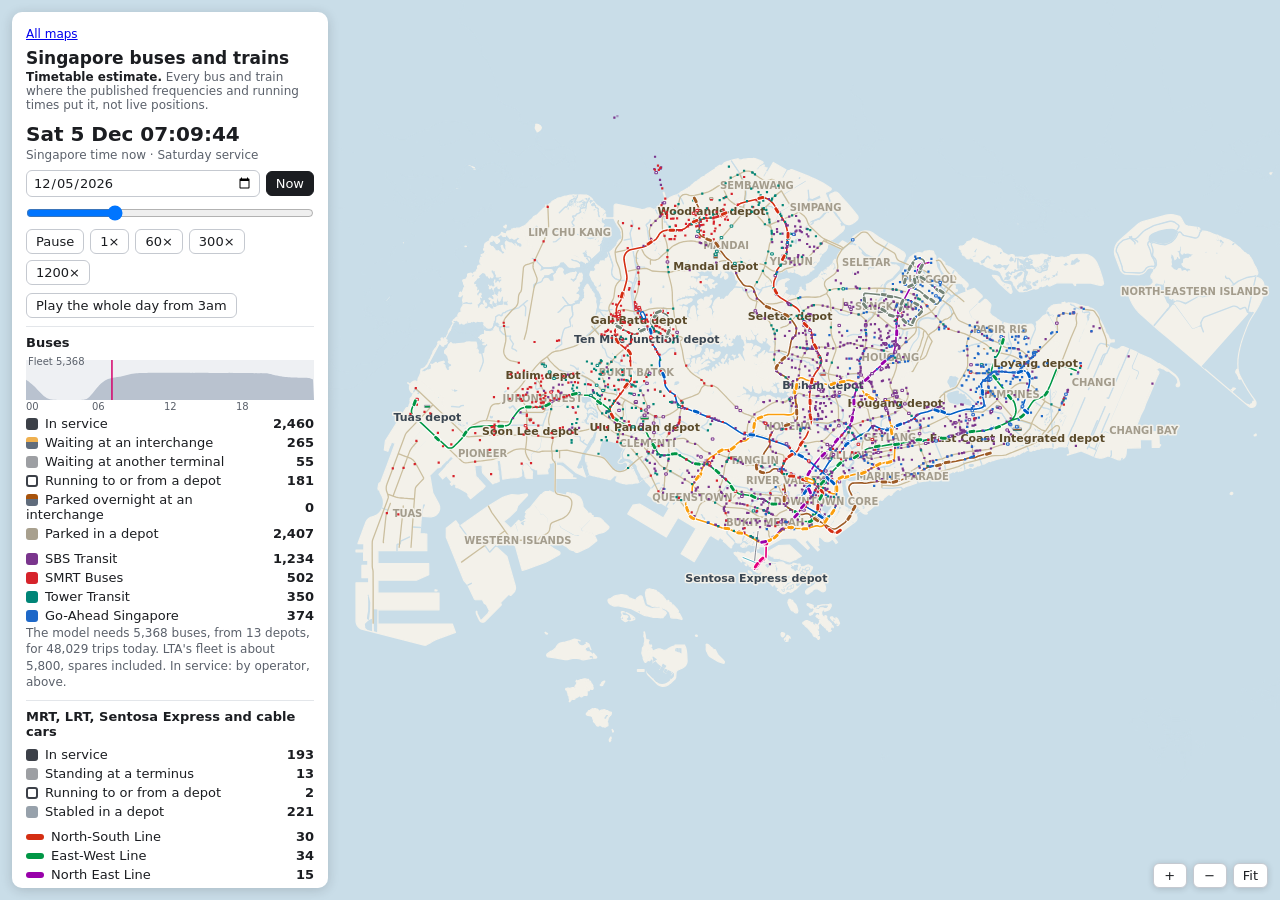
<file: index.html>
<!doctype html>
<html lang="en"><head><meta charset="utf-8">
<meta name="viewport" content="width=device-width,initial-scale=1">
<title>Singapore buses and trains</title>
<style>
  html,body{margin:0;height:100%;background:#c9dde8;color:#1b1d21;font-family:system-ui,Segoe UI,Arial,sans-serif;overflow:hidden}
  #map{position:absolute;inset:0;width:100%;height:100%;display:block;cursor:grab;touch-action:none}
  #map.drag{cursor:grabbing}
  #panel{position:absolute;left:12px;top:12px;width:288px;max-width:calc(100% - 48px);max-height:calc(100% - 48px);overflow:auto;background:#fff;border-radius:10px;box-shadow:0 2px 12px rgba(27,29,33,.18);padding:14px 14px 10px;z-index:5}
  h1{font-size:17px;margin:0 0 2px}
  h2{font-size:13px;margin:0 0 6px}
  .mode{font-size:12px;margin:0 0 10px;color:#5b616b}
  .mode b{color:#1b1d21}
  #clock{font-size:20px;font-weight:600;font-variant-numeric:tabular-nums;margin:0 0 2px}
  #clockmode{font-size:12px;color:#5b616b;margin:0 0 8px}
  .row{display:flex;gap:6px;align-items:center;margin:0 0 8px}
  input[type=date]{flex:1;font:inherit;font-size:13px;padding:4px 6px;border:1px solid #c5c9d0;border-radius:6px;background:#fff;color:inherit;min-width:0}
  input[type=range]{width:100%;margin:0 0 8px}
  button{font:inherit;font-size:13px;padding:4px 9px;border:1px solid #c5c9d0;border-radius:6px;background:#fff;color:inherit;cursor:pointer}
  button:hover{background:#f1f3f5}
  button[aria-pressed=true]{background:#1b1d21;border-color:#1b1d21;color:#fff}
  .speeds{flex-wrap:wrap}
  .sect{border-top:1px solid #e3e6ea;padding:8px 0 4px}
  .check{display:flex;gap:7px;align-items:center;font-size:13px;margin:0 0 4px;cursor:pointer}
  table{border-collapse:collapse;width:100%;font-size:13px}
  td{padding:2px 0}
  td.n{text-align:right;font-variant-numeric:tabular-nums;font-weight:600;padding-left:8px}
  .sw{display:inline-block;width:12px;height:12px;border-radius:3px;margin-right:7px;vertical-align:-2px;box-sizing:border-box}
  .sw.hollow{background:#fff !important;border:2px solid}
  .sw.dim{opacity:.5}
  .sw.line{width:18px;height:6px;border-radius:3px;vertical-align:1px}
  #spark{width:100%;height:56px;display:block;margin:4px 0 2px;cursor:pointer}
  .small{font-size:12px;color:#5b616b;margin:0 0 6px;line-height:1.35}
  details{font-size:12px;color:#3d424a;margin:2px 0 6px}
  details summary{cursor:pointer;font-weight:600;color:#1b1d21;font-size:13px;margin:0 0 4px}
  details li{margin:0 0 4px;line-height:1.35}
  details ul{padding-left:16px;margin:4px 0}
  details h3{font-size:12px;margin:10px 0 4px;color:#1b1d21}
  .xchart{width:100%;height:66px;display:block;margin:2px 0 4px}
  .key{display:flex;flex-wrap:wrap;gap:2px 10px;margin:4px 0 6px}
  .dot{display:inline-block;width:10px;height:10px;border-radius:50%;margin-right:5px;vertical-align:-1px}
  .dash{display:inline-block;width:18px;height:0;border-top:3px dashed;margin-right:5px;vertical-align:3px}
  #depots td{font-size:12px}
  .credit{font-size:10.5px;color:#6b717b;margin:4px 0 0;line-height:1.35}
  #tip{position:absolute;z-index:6;pointer-events:none;background:#1b1d21;color:#fff;font-size:12px;line-height:1.4;padding:6px 9px;border-radius:6px;max-width:280px;display:none}
  #tip b{font-weight:600}
  #zoom{position:absolute;right:12px;bottom:12px;z-index:5;display:flex;gap:6px}
  #zoom button{background:#fff;box-shadow:0 1px 6px rgba(27,29,33,.18);min-width:34px}
  .top{display:flex;align-items:flex-start;justify-content:space-between;gap:8px}
  #more{display:none;flex:none}
  @media (max-width:640px),(max-height:500px){
    #more{display:block}
    #panel.collapsed>:not(.keep),#panel.collapsed .long{display:none}
    #panel.collapsed .mode{margin-bottom:4px}
  }
  @media (max-width:640px){
    #panel{left:0;right:0;top:auto;bottom:0;width:auto;max-width:none;max-height:62%;border-radius:12px 12px 0 0;padding:10px 14px max(10px,env(safe-area-inset-bottom))}
    #zoom{top:12px;bottom:auto}
    button{padding:7px 11px;font-size:14px}
    input[type=date]{font-size:16px;padding:6px 8px}
  }
</style></head>
<body>
<canvas id="map">Map of Singapore with the estimated position of every public bus and train.</canvas>

<aside id="panel" class="collapsed">
  <p class="small"><a href="maps/">All maps</a></p>
  <div class="top keep"><h1>Singapore buses and trains</h1><button type="button" id="more" aria-expanded="false">More</button></div>
  <p class="mode keep"><b>Timetable estimate.</b><span class="long"> Every bus and train where the published frequencies and running times put it, not live positions.</span></p>
  <div id="clock" class="keep">--:--:--</div>
  <div id="clockmode"></div>
  <div class="row"><input type="date" id="date" aria-label="Date"><button id="now" type="button">Now</button></div>
  <input type="range" id="time" min="0" max="86399" step="30" aria-label="Time of day">
  <div class="row speeds" id="speeds" role="group" aria-label="Playback speed">
    <button type="button" data-speed="0">Pause</button>
    <button type="button" data-speed="1">1&times;</button>
    <button type="button" data-speed="60">60&times;</button>
    <button type="button" data-speed="300">300&times;</button>
    <button type="button" data-speed="1200">1200&times;</button>
  </div>
  <div class="row"><button type="button" id="day">Play the whole day from 3am</button></div>

  <div class="sect">
    <h2>Buses</h2>
    <canvas id="spark" aria-label="Buses out of the depots through the day; click to jump to that time"></canvas>
    <table id="busstate"></table>
    <table id="busops" style="margin-top:6px"></table>
    <p class="small" id="fleet"></p>
  </div>

  <div class="sect">
    <h2>MRT, LRT, Sentosa Express and cable cars</h2>
    <table id="trainstate"></table>
    <table id="trains" style="margin-top:6px"></table>
  </div>

  <div class="sect">
    <label class="check"><input type="checkbox" id="showBuses" checked><span>Buses</span></label>
    <label class="check"><input type="checkbox" id="showTrains" checked><span>Trains</span></label>
    <label class="check"><input type="checkbox" id="showRoads" checked><span>Bus routes</span></label>
  </div>

  <details><summary>Depots</summary><table id="depots"></table></details>
  <details><summary>Interchanges</summary><table id="ichs"></table></details>
  <details id="xd"><summary>More details</summary>
    <p class="small">Passengers are LTA's fare-card taps for September 2026, as an average weekday or weekend day to match the date shown. <span id="xdNote"></span></p>
    <h3>Passengers and services through the day</h3>
    <canvas id="xdBus" class="xchart" aria-label="Bus boardings an hour and buses in service through the day"></canvas>
    <canvas id="xdTrain" class="xchart" aria-label="Train entries an hour and trains in service through the day"></canvas>
    <p class="small" id="xdPeak"></p>
    <h3>On the map</h3>
    <label class="check"><input type="checkbox" id="xdStops"><span>Busiest stops and stations, this hour</span></label>
    <label class="check"><input type="checkbox" id="xdFlows"><span>Rides between areas, this hour</span></label>
    <label class="check"><input type="checkbox" id="xdCrowd"><span>MRT and LRT crowding forecast</span></label>
    <label class="check"><input type="checkbox" id="xdBuild"><span>Lines being built</span></label>
    <div class="small" id="xdKey"></div>
    <h3>Planned bus route changes</h3>
    <p class="small" id="xdPlanned"></p>
    <p class="credit">Passengers: LTA DataMall, Passenger Volume by Bus Stops, by Train Stations and by Origin-Destination (September 2026). Crowding: LTA DataMall, Station Crowd Density Forecast. Areas: URA Master Plan 2019 planning areas. Lines being built: &copy; OpenStreetMap contributors (ODbL).</p>
  </details>
  <details><summary>How this is worked out</summary><ul id="how"></ul></details>
  <p class="credit" id="credit"></p>
</aside>

<div id="zoom"><button type="button" id="zin" aria-label="Zoom in">+</button><button type="button" id="zout" aria-label="Zoom out">&minus;</button><button type="button" id="zfit">Fit</button></div>
<div id="tip" role="status"></div>

<script src="sg-data.js?v=7e4648e3"></script>
<script>
(function () {
'use strict';
const D = window.SG_DATA;
if (!D) { document.body.innerHTML = '<p style="padding:2em">sg-data.js is missing: run build/build.ps1.</p>'; return; }
const el = id => document.getElementById(id);
const Qd = D.meta.q, DAY = 86400000;

const BANDS = [
  [[0, 1.15], [6.5 * 3600, 0.85], [8.5 * 3600, 1.05], [17 * 3600, 0.85], [19 * 3600, 1.15]],
  [[0, 1.15], [8 * 3600, 1.0], [20 * 3600, 1.15]],
  [[0, 1.15], [9 * 3600, 1.05], [20 * 3600, 1.15]]
];
const LAYOVER = 240;
const WAIT_MAX = 2400;
const PREP = 300;
const DEAD_SPEED = 25 / 3.6, DEAD_DETOUR = 1.3;
const BUS_DWELL = 12, TRAIN_DWELL = 25;
const BUS = { length: 12, width: 2.55 };
const TURN_MAX = 900, LEAD = 60, TAIL = 45;
const NIGHT_FROM = 21 * 3600, MORNING = [4 * 3600, 9 * 3600];

const KX = 111320 * Math.cos(D.meta.lat0 * Math.PI / 180), KY = 110574;
const px = lon => (lon - D.meta.lon0) * KX, py = lat => -(lat - D.meta.lat0) * KY;
function decode(a) {
  const n = a.length / 2, x = new Float64Array(n), y = new Float64Array(n), cum = new Float64Array(n);
  let lon = 0, lat = 0;
  for (let i = 0; i < n; i++) {
    lon += a[2 * i]; lat += a[2 * i + 1];
    x[i] = px(lon / Qd); y[i] = py(lat / Qd);
    if (i) cum[i] = cum[i - 1] + Math.hypot(x[i] - x[i - 1], y[i] - y[i - 1]);
  }
  return { x, y, cum, n };
}
const geoms = D.geoms.map(decode);
function pointAt(g, s) {
  const c = g.cum, last = g.n - 1;
  if (last < 1) return { x: g.x[0], y: g.y[0], a: 0 };
  if (s <= 0 || s >= c[last]) {
    const i = s <= 0 ? 0 : last - 1, a = Math.atan2(g.y[i + 1] - g.y[i], g.x[i + 1] - g.x[i]), b = s <= 0 ? 0 : last, over = s <= 0 ? s : s - c[last];
    return { x: g.x[b] + Math.cos(a) * over, y: g.y[b] + Math.sin(a) * over, a };
  }
  let lo = 0, hi = last;
  while (hi - lo > 1) { const m = (lo + hi) >> 1; if (c[m] <= s) lo = m; else hi = m; }
  const span = c[hi] - c[lo], f = span > 0 ? (s - c[lo]) / span : 0;
  return { x: g.x[lo] + f * (g.x[hi] - g.x[lo]), y: g.y[lo] + f * (g.y[hi] - g.y[lo]), a: Math.atan2(g.y[hi] - g.y[lo], g.x[hi] - g.x[lo]) };
}

const OPS = D.operators.map(o => ({ id: o.id, name: o.name, rgb: o.colour }));
const depots = D.depots.map((d, i) => ({ i, name: d.name, op: d.op, x: px(d.lon), y: py(d.lat), cap: 0, out: 0 }));
const stops = D.stops.map(s => ({ code: s[0], name: s[1], x: px(s[2] / Qd), y: py(s[3] / Qd) }));
const services = D.services.map(s => ({ n: s.n, op: s.op, depot: depots[s.depot], guess: !!s.guess, group: s.n.replace(/[ABCT]$/, '') + '|' + s.op }));
const pats = D.patterns.map(p => ({ svc: services[p.v], g: geoms[p.g], s: p.s, d: p.d, t: p.t, h: p.h, hb: p.hb, w: p.w, straight: !!p.x, r: p.r, dur: p.t[p.t.length - 1] }));
const RL = D.rail.lines.map(l => ({ name: l.name, short: l.short, rgb: l.colour, cars: l.cars, length: l.length, cable: !!l.cable }));
const rstations = D.rail.stations.map(s => ({ id: s[0], name: s[1], x: px(s[2] / Qd), y: py(s[3] / Qd) }));
const rpats = D.rail.patterns.map(p => ({ line: RL[p.l], li: p.l, g: geoms[p.g], s: p.s, d: p.d, t: p.t, h: p.h, loop: !!p.loop, fixed: !!p.fixed, win: p.win, starts: p.starts, dur: p.t[p.t.length - 1] }));
const startOf = p => pointAt(p.g, p.d[0]), endOf = p => pointAt(p.g, p.d[p.d.length - 1]);
const RUN_T = D.runBands || [], RUN_S = new Map((D.runTimes || []).map(r => [r[0], r[1]]));
function runSecs(s, t) {
  const b = RUN_T, n = b.length; if (n === 1) return s[0];
  t = ((t % 86400) + 86400) % 86400;
  let k = n - 1; for (let i = 0; i < n; i++) if (b[i] <= t) k = i;
  const j = (k + 1) % n, tk = b[k] <= t ? b[k] : b[k] - 86400, tj = b[j] > tk ? b[j] : b[j] + 86400, f = (t - tk) / (tj - tk);
  return s[k] + (s[j] - s[k]) * f;
}
const roadRun = (gi, rev) => { const g = geoms[gi], s = RUN_S.get(gi), secs = g.cum[g.n - 1] / DEAD_SPEED + 60; return { g, rev, secs, at: s ? t => runSecs(s, t) : () => secs }; };
const lineRun = (a, b) => { const len = Math.hypot(b.x - a.x, b.y - a.y) || 1, secs = len * DEAD_DETOUR / DEAD_SPEED + 120; return { g: { x: [a.x, b.x], y: [a.y, b.y], cum: [0, len], n: 2 }, rev: false, secs, at: () => secs }; };
for (const p of pats) {
  const dep = p.svc.depot;
  p.outRun = p.r && p.r[0] >= 0 ? roadRun(p.r[0], false) : lineRun(dep, startOf(p));
  p.inRun = p.r && p.r[1] >= 0 ? roadRun(p.r[1], true) : lineRun(endOf(p), dep);
}

const groups = new Map();
for (const p of pats) { const k = p.svc.group; if (!groups.has(k)) groups.set(k, []); groups.get(k).push(p); }
for (const [gk, list] of groups) {
  const ends = [...new Set(list.flatMap(p => [p.s[0], p.s[p.s.length - 1]]))], parent = new Map(ends.map(e => [e, e]));
  const find = e => { while (parent.get(e) !== e) e = parent.get(e); return e; };
  for (const a of ends) for (const b of ends) if (a < b && Math.hypot(stops[a].x - stops[b].x, stops[a].y - stops[b].y) < 600) parent.set(find(a), find(b));
  for (const p of list) { p.from = gk + '|' + find(p.s[0]); p.to = gk + '|' + find(p.s[p.s.length - 1]); }
}

const dayType = dayKey => { const dow = new Date(dayKey * DAY).getUTCDay(); return dow === 6 ? 1 : dow === 0 ? 2 : 0; };
const DAYTYPE_NAMES = ['Monday to Friday', 'Saturday', 'Sunday'];
const factor = (dt, t) => { t %= 86400; let f = 1; for (const [from, k] of BANDS[dt]) if (t >= from) f = k; return f; };
const BAND_ENDS = [[6.5, 8.5, 17, 19], [8, 20], [9, 20]].map(l => l.map(x => x * 3600));
function bandGap(hb, dt, t) {
  const g = hb.map(v => v > 0 ? v : 0), [ap, ao, pp, po] = g, s = t >= 86400 ? 86399 : t;
  if (dt === 0) return s < 23400 ? (ao || ap) : s < 30600 ? ap : s < 61200 ? ao : s < 68400 ? pp : po;
  const [a, b] = BAND_ENDS[dt];
  return s >= a && s < b ? (ao || ap || pp || po) : (po || ao || pp || ap);
}
function departures(first, last, h, dt, fixed, hb) {
  const out = []; let t = first;
  if (hb) {
    while (t <= last) {
      const g = bandGap(hb, dt, t);
      if (!g) { const next = t < 86400 ? BAND_ENDS[dt].find(b => b > t) : undefined; if (next === undefined || next > last) break; t = next; continue; }
      out.push(t); t += Math.max(120, g);
    }
    const gl = bandGap(hb, dt, last);
    if (gl && out.length && last - out[out.length - 1] > gl * 0.4) out.push(last);
    return out;
  }
  while (t <= last) { out.push(t); t += fixed ? h : Math.max(120, h * factor(dt, t)); }
  if (out.length && last - out[out.length - 1] > h * 0.4) out.push(last);
  return out;
}

const goesHome = (a, b) => b.start - a.end > Math.max(WAIT_MAX, a.p.inRun.at(a.end) + b.p.outRun.at(b.start - PREP) + PREP + 1800);
const OUT = 0, WAIT = 1, RUN = 2, IN = 3;

function workings(dt) {
  const byGroup = new Map(); let tripCount = 0;
  for (const p of pats) {
    const w = p.w && p.w[dt]; if (!w) continue;
    for (const start of departures(w[0], w[1], p.h, dt, false, p.hb)) {
      const k = p.svc.group; if (!byGroup.has(k)) byGroup.set(k, []);
      byGroup.get(k).push({ p, start, end: start + p.dur, bus: null }); tripCount++;
    }
  }
  const buses = [];
  for (const list of byGroup.values()) {
    list.sort((a, b) => a.start - b.start);
    const byEnd = list.slice().sort((a, b) => a.end - b.end), pools = new Map(); let ai = 0;
    for (const tr of list) {
      while (ai < byEnd.length && byEnd[ai].end + LAYOVER <= tr.start) { const a = byEnd[ai++]; if (!pools.has(a.p.to)) pools.set(a.p.to, []); pools.get(a.p.to).push(a.bus); }
      const pool = pools.get(tr.p.from);
      let bus = pool && pool.length ? pool.pop() : null;
      if (!bus) {
        let best = null, from = null, at = -1;
        for (const q of pools.values()) for (let i = 0; i < q.length; i++) {
          const last = q[i].trips[q[i].trips.length - 1];
          if ((!best || last.end < best.trips[best.trips.length - 1].end) && goesHome(last, tr)) { best = q[i]; from = q; at = i; }
        }
        if (best) { from.splice(at, 1); bus = best; }
      }
      if (!bus) { bus = { id: buses.length, depot: tr.p.svc.depot, op: tr.p.svc.op, trips: [] }; buses.push(bus); }
      bus.trips.push(tr); tr.bus = bus;
    }
  }
  return { dt, buses, trips: tripCount };
}
const plans = [0, 1, 2].map(workings), planFor = dt => plans[dt];

const ICH = D.interchanges.map((c, i) => ({ i, name: c.name, slots: c.berths, x: c.stops.reduce((s, k) => s + stops[k].x, 0) / c.stops.length, y: c.stops.reduce((s, k) => s + stops[k].y, 0) / c.stops.length }));
const ichAt = new Map(); D.interchanges.forEach((c, i) => c.stops.forEach(s => ichAt.set(s, ICH[i])));
const lastOf = b => b.trips[b.trips.length - 1], groupOf = b => b.trips[0].p.svc.group;
const nightAt = b => lastOf(b).end >= NIGHT_FROM && ichAt.get(lastOf(b).p.s[lastOf(b).p.s.length - 1]);
const mornAt = b => b.trips[0].start >= MORNING[0] && b.trips[0].start <= MORNING[1] && ichAt.get(b.trips[0].p.s[0]);
{
  const room = new Map(), take = new Map();
  plans.forEach((pl, n) => {
    const c = new Map();
    for (const b of pl.buses) [nightAt(b), mornAt(b)].forEach((I, side) => { if (!I) return; const k = I.i + '|' + groupOf(b); if (!c.has(k)) c.set(k, [0, 0]); c.get(k)[side]++; });
    if (!n) for (const [k, v] of c) room.set(k, Math.min(v[0], v[1]));
    else for (const k of room.keys()) { const v = c.get(k) || [0, 0]; room.set(k, Math.min(room.get(k), v[0], v[1])); }
  });
  for (const I of ICH) {
    const cands = plans[0].buses.filter(b => nightAt(b) === I && room.get(I.i + '|' + groupOf(b))).sort((a, b) => lastOf(b).end - lastOf(a).end);
    let left = Math.floor(I.slots / 2);
    for (const b of cands) { if (!left) break; const k = I.i + '|' + groupOf(b), u = take.get(k) || 0; if (u < room.get(k)) { take.set(k, u + 1); left--; } }
  }
  for (const pl of plans) for (const [side, at, order] of [['night', nightAt, (a, b) => lastOf(b).end - lastOf(a).end], ['morn', mornAt, (a, b) => a.trips[0].start - b.trips[0].start]]) {
    const by = new Map();
    for (const b of pl.buses) { const I = at(b), k = I && I.i + '|' + groupOf(b); if (!take.get(k)) continue; if (!by.has(k)) by.set(k, []); by.get(k).push(b); }
    for (const [k, list] of by) list.sort(order).slice(0, take.get(k)).forEach(b => { b[side] = at(b); });
  }
}

for (const pl of plans) {
  const { buses } = pl;
  for (const bus of buses) {
    const segs = [], first = bus.trips[0];
    const goOut = tr => { const R = tr.p.outRun; segs.push({ k: OUT, t0: tr.start - PREP - R.at(tr.start - PREP), t1: tr.start - PREP, run: R, trip: tr }); segs.push({ k: WAIT, t0: tr.start - PREP, t1: tr.start, trip: tr }); };
    if (bus.morn) segs.push({ k: WAIT, t0: first.start - PREP, t1: first.start, trip: first }); else goOut(first);
    bus.trips.forEach((tr, i) => {
      segs.push({ k: RUN, t0: tr.start, t1: tr.end, trip: tr });
      const nx = bus.trips[i + 1], R = tr.p.inRun;
      if (!nx) { if (!bus.night) segs.push({ k: IN, t0: tr.end, t1: tr.end + R.at(tr.end), run: R, trip: tr }); return; }
      if (goesHome(tr, nx)) { segs.push({ k: IN, t0: tr.end, t1: tr.end + R.at(tr.end), run: R, trip: tr }); goOut(nx); }
      else segs.push({ k: WAIT, t0: tr.end, t1: nx.start, trip: nx });
    });
    bus.segs = segs; bus.t0 = segs[0].t0; bus.t1 = segs[segs.length - 1].t1;
    bus.slot = (bus.id * 7919) % 97;
  }
  pl.curve = new Uint16Array(30 * 12); pl.depotCurve = depots.map(() => new Uint16Array(30 * 12));
  for (const bus of buses) {
    let k = 0;
    for (let i = Math.max(0, Math.ceil(bus.t0 / 300)); i < pl.curve.length && i * 300 < bus.t1; i++) {
      const t = i * 300; while (k + 1 < bus.segs.length && bus.segs[k + 1].t0 <= t) k++;
      if (t < bus.segs[k].t1) { pl.curve[i]++; pl.depotCurve[bus.depot.i][i]++; }
    }
  }
  pl.perDepot = depots.map(d => buses.filter(b => b.depot === d).length);
  pl.ich = ICH.map(() => ({ arr: [], dep: [] }));
  for (const b of buses) {
    if (b.night) pl.ich[b.night.i].arr.push([lastOf(b).end, groupOf(b), b.op, b.depot.i]);
    if (b.morn) pl.ich[b.morn.i].dep.push([b.trips[0].start - PREP, groupOf(b), b.op, b.depot.i]);
  }
  for (const q of pl.ich) { q.arr.sort((a, b) => a[0] - b[0]); q.dep.sort((a, b) => a[0] - b[0]); }
}
for (const pl of plans) pl.perDepot.forEach((n, i) => { depots[i].cap = Math.max(depots[i].cap, n); });
const FLEET = depots.reduce((s, d) => s + d.cap, 0);

function asleep(arr, dep, ta, td) {
  const out = [];
  for (const r of arr) { if (r[0] > ta) break; out.push(r); }
  for (const r of dep) { if (r[0] > td) break; const j = out.findIndex(q => q[1] === r[1]); if (j >= 0) out.splice(j, 1); }
  return out;
}
const parkedIn = (prev, cur, secs) => ICH.map((_, i) => asleep(prev.ich[i].arr, cur.ich[i].dep, secs + 86400, secs).concat(asleep(cur.ich[i].arr, [], secs, 0)));
const parkedAt = (day, secs) => parkedIn(planFor(dayType(day - 1)), planFor(dayType(day)), secs);
for (const [p, c] of [[0, 0], [0, 1], [1, 2], [2, 0]]) for (let i = 0; i < 288; i++) {
  const away = depots.map(d => (plans[p].depotCurve[d.i][i + 288] || 0) + plans[c].depotCurve[d.i][i]);
  for (const list of parkedIn(plans[p], plans[c], i * 300)) for (const r of list) away[r[3]]++;
  for (const d of depots) d.slots = Math.max(d.slots || 0, d.cap - away[d.i]);
}
for (const I of ICH) I.room = I.slots;
for (const pl of plans) {
  const ev = ICH.map(() => []);
  for (const b of pl.buses) for (const sg of b.segs) if (sg.k === WAIT) { const I = ichAt.get(sg.trip.p.s[0]); if (I) ev[I.i].push([sg.t0, 1], [sg.t1, -1]); }
  ev.forEach((list, i) => { list.sort((a, b) => a[0] - b[0] || a[1] - b[1]); let n = 0; for (const e of list) { n += e[1]; if (n > ICH[i].room) ICH[i].room = n; } });
}
const ICH_NIGHT = '168,83,11', ICH_WAIT = '239,176,79';

const railPlans = new Map();
function railFor(dt) {
  if (railPlans.has(dt)) return railPlans.get(dt);
  const trips = [];
  for (const p of rpats) for (const start of (p.starts ? p.starts[dt] : departures(p.win[0], p.win[1], p.h, dt, p.fixed))) trips.push({ p, start, end: start + p.dur });
  trips.sort((a, b) => a.start - b.start);
  const waiting = new Map(), key = (st, li) => st + '|' + li;
  for (const tr of trips.slice().sort((a, b) => a.end - b.end)) { const k = key(tr.p.s[tr.p.s.length - 1], tr.p.li); if (!waiting.has(k)) waiting.set(k, []); waiting.get(k).push(tr); }
  for (const dep of trips) {
    const q = waiting.get(key(dep.p.s[0], dep.p.li)); if (!q) continue;
    while (q.length && (q[0].next || q[0].end < dep.start - TURN_MAX)) q.shift();
    const i = q.findIndex(a => !a.next); if (i < 0 || q[i].end > dep.start) continue;
    q[i].next = dep; dep.prev = q[i];
  }
  railWorkings(trips);
  railPlans.set(dt, trips);
  return trips;
}

const rdepots = (D.rail.depots || []).map((d, i) => ({ i, name: d.name, x: px(d.lon), y: py(d.lat), lines: d.lines, cap: RL.map(() => 0), access: {} }));
const stationsOfLine = RL.map((_, li) => [...new Set(rpats.filter(p => p.li === li).flatMap(p => p.s))]);
for (const d of rdepots) for (const li of d.lines) {
  let best = -1, bd = Infinity;
  for (const si of stationsOfLine[li]) { const s = rstations[si], dd = Math.hypot(s.x - d.x, s.y - d.y); if (dd < bd) { bd = dd; best = si; } }
  d.access[li] = best;
}
const depotsOfLine = RL.map((_, li) => rdepots.filter(d => d.lines.includes(li)));
function alongLine(li, a, b) {
  let best = null;
  for (const q of rpats) {
    if (q.li !== li) continue;
    const i = q.s.indexOf(a), j = q.s.lastIndexOf(b); if (i < 0 || j <= i) continue;
    if (!best || q.d[j] - q.d[i] < best.s1 - best.s0) best = { g: q.g, s0: q.d[i], s1: q.d[j], secs: (q.t[j] - q.t[i]) * 0.8 };
  }
  return best;
}
const straight = (a, b) => { const len = Math.hypot(b.x - a.x, b.y - a.y) || 1; return { g: { x: [a.x, b.x], y: [a.y, b.y], cum: [0, len], n: 2 }, s0: 0, s1: len, secs: len / 8 + 60 }; };
function railWorkings(trips) {
  for (const head of trips) {
    if (head.prev) continue;
    const chain = [head]; while (chain[chain.length - 1].next) chain.push(chain[chain.length - 1].next);
    const tail = chain[chain.length - 1], li = head.p.li, A = head.p.s[0], B = tail.p.s[tail.p.s.length - 1];
    let dep = null, bd = Infinity;
    for (const d of depotsOfLine[li]) { const v = Math.hypot(d.x - rstations[A].x, d.y - rstations[A].y); if (v < bd) { bd = v; dep = d; } }
    if (!dep) continue;
    const X = dep.access[li];
    const a1 = X === A ? null : alongLine(li, X, A), h1 = straight(dep, a1 ? pointAt(a1.g, a1.s0) : startOf(head.p));
    const arrive = head.start - 240, t1 = arrive - (a1 ? a1.secs : 0), t0 = t1 - h1.secs;
    head.out = { t0, t2: arrive, legs: [[t0, t1, h1]].concat(a1 ? [[t1, arrive, a1]] : []) };
    const a2 = X === B ? null : alongLine(li, B, X), h2 = straight(a2 ? pointAt(a2.g, a2.s1) : endOf(tail.p), dep);
    const leave = tail.end + 60, u1 = leave + (a2 ? a2.secs : 0);
    tail.in = { t0: leave, t2: u1 + h2.secs, legs: (a2 ? [[leave, u1, a2]] : []).concat([[u1, u1 + h2.secs, h2]]) };
    const span = { dep, li, t0, t1: tail.in.t2 };
    for (const tr of chain) { tr.dep = dep; tr.span = span; }
  }
}
for (let dt = 0; dt < 3; dt++) {
  const spans = [...new Set(railFor(dt).filter(t => t.span).map(t => t.span))];
  for (const d of rdepots) for (const li of d.lines) {
    const mine = spans.filter(s => s.dep === d && s.li === li);
    for (let t = 0; t < 30 * 3600; t += 300) d.cap[li] = Math.max(d.cap[li], mine.filter(s => s.t0 <= t && t < s.t1).length);
  }
}
const TRAIN_FLEET = rdepots.reduce((s, d) => s + d.cap.reduce((a, b) => a + b, 0), 0);

function progress(p, tau, dwell) {
  const T = p.t, n = T.length;
  if (tau <= 0) return { s: p.d[0], h: 0, moving: false };
  if (tau >= T[n - 1]) return { s: p.d[n - 1], h: n - 2, moving: false };
  let lo = 0, hi = n - 1;
  while (hi - lo > 1) { const m = (lo + hi) >> 1; if (T[m] <= tau) lo = m; else hi = m; }
  const run = T[lo + 1] - T[lo], move = Math.max(run - Math.min(dwell, run * 0.4), 1);
  let f = Math.min((tau - T[lo]) / move, 1); const moving = f < 1;
  f = f * f * (3 - 2 * f);
  return { s: p.d[lo] + f * (p.d[lo + 1] - p.d[lo]), h: lo, moving };
}

let busCount = null, ichParked = ICH.map(() => []), ichWaiting = ICH.map(() => []);
function busesAt(sim) {
  const day = Math.floor(sim / DAY), secs = (sim - day * DAY) / 1000, out = [];
  const count = { run: 0, dead: 0, wait: 0, waitIch: 0, ich: 0, ops: OPS.map(() => 0), depotOut: depots.map(() => 0) };
  ichParked = parkedAt(day, secs); ichWaiting = ICH.map(() => []);
  for (const list of ichParked) for (const r of list) { count.ich++; count.depotOut[r[3]]++; }
  for (const [dk, t] of [[day - 1, secs + 86400], [day, secs]]) {
    for (const bus of planFor(dayType(dk)).buses) {
      if (t < bus.t0 || t >= bus.t1) continue;
      const segs = bus.segs; let lo = 0, hi = segs.length - 1;
      while (lo < hi) { const m = (lo + hi + 1) >> 1; if (segs[m].t0 <= t) lo = m; else hi = m - 1; }
      const sg = segs[lo]; if (t >= sg.t1) continue;
      count.depotOut[bus.depot.i]++;
      let x, y, a, s = null, p = null, g = null, dir = 1;
      if (sg.k === RUN) {
        p = sg.trip.p; const pr = progress(p, t - sg.trip.start, BUS_DWELL); s = pr.s;
        const pt = pointAt(p.g, s); x = pt.x; y = pt.y; a = pt.a; count.run++; count.ops[bus.op]++;
        out.push({ bus, sg, t, x, y, a, s, p, g: p.g, dir: 1, h: pr.h, moving: pr.moving });
        continue;
      }
      if (sg.k === WAIT) {
        p = sg.trip.p; s = p.d[0] - 14 - (bus.slot % 4) * 15; count.wait++;
        const I = ichAt.get(p.s[0]), Y = I && yard(I), bay = I ? ichParked[I.i].length + ichWaiting[I.i].length : 0;
        if (I && bay < Y.cols * Y.rows) {
          const c = bay % Y.cols, r = Y.rows - 1 - Math.floor(bay / Y.cols);
          const v = { bus, sg, t, x: I.x - Y.w / 2 + c * 4 + 0.7 + BUS.width / 2, y: I.y - Y.h / 2 + r * 15 + 1.5 + BUS.length / 2, a: Math.PI / 2, s, p, g: p.g, dir: 1, inYard: I };
          ichWaiting[I.i].push(v); count.waitIch++; out.push(v); continue;
        }
        const pt = pointAt(p.g, s); x = pt.x; y = pt.y; a = pt.a; g = p.g;
      } else {
        let f = (t - sg.t0) / Math.max(sg.t1 - sg.t0, 1); f = f * f * (3 - 2 * f);
        const R = sg.run, L = R.g.cum[R.g.n - 1]; g = R.g; dir = R.rev ? -1 : 1; s = R.rev ? L * (1 - f) : L * f;
        const pt = pointAt(g, s); x = pt.x; y = pt.y; a = pt.a + (R.rev ? Math.PI : 0); count.dead++;
      }
      out.push({ bus, sg, t, x, y, a, s, p, g, dir });
    }
  }
  busCount = count;
  return out;
}
let trainCount = null;
function trainsAt(sim) {
  const day = Math.floor(sim / DAY), secs = (sim - day * DAY) / 1000, out = [];
  const count = { run: 0, wait: 0, dead: 0, perLine: RL.map(() => 0), depotOut: rdepots.map(() => RL.map(() => 0)) };
  for (const [dk, t] of [[day - 1, secs + 86400], [day, secs]]) {
    for (const tr of railFor(dayType(dk))) {
      if (tr.start - 7200 > t) break;
      const from = tr.prev ? Math.min(tr.prev.end, tr.start) : tr.out ? tr.out.t0 : tr.start - LEAD;
      const to = tr.next ? tr.end : tr.in ? tr.in.t2 : tr.end + TAIL;
      if (t < from || t >= to) continue;
      count.perLine[tr.p.li]++;
      if (tr.dep) count.depotOut[tr.dep.i][tr.p.li]++;
      const runs = !tr.prev && tr.out && t < tr.out.t2 ? tr.out.legs : !tr.next && tr.in && t >= tr.in.t0 ? tr.in.legs : null;
      const leg = runs && runs.find(L => t >= L[0] && t < L[1]);
      if (leg) {
        let f = (t - leg[0]) / Math.max(leg[1] - leg[0], 1); f = f * f * (3 - 2 * f);
        const s = leg[2].s0 + (leg[2].s1 - leg[2].s0) * f, pt = pointAt(leg[2].g, s);
        count.dead++; out.push({ tr, t, g: leg[2].g, s, x: pt.x, y: pt.y, alpha: 1, kind: 'dead', home: !!(tr.in && runs === tr.in.legs) });
        continue;
      }
      const pr = progress(tr.p, t - tr.start, TRAIN_DWELL), pt = pointAt(tr.p.g, pr.s), state = t < tr.start ? 'waiting' : t >= tr.end ? 'done' : 'running';
      const alpha = tr.dep ? 1 : t < tr.start && !tr.prev ? 1 + (t - tr.start) / LEAD : t > tr.end && !tr.next ? 1 - (t - tr.end) / TAIL : 1;
      if (state === 'running') count.run++; else count.wait++;
      out.push({ tr, t, g: tr.p.g, s: pr.s, h: pr.h, moving: pr.moving, x: pt.x, y: pt.y, alpha: Math.min(Math.max(alpha, 0), 1), state, kind: state === 'running' ? 'run' : 'wait' });
    }
  }
  trainCount = count; out.perLine = count.perLine;
  return out;
}

const sgNow = () => Date.now() + 8 * 3600000;
let live = true, speed = 1, sim = sgNow();
const hhmm = s => { s = ((Math.round(s) % 86400) + 86400) % 86400; return String(Math.floor(s / 3600)).padStart(2, '0') + ':' + String(Math.floor(s % 3600 / 60)).padStart(2, '0'); };

const canvas = el('map');
let ctx = canvas.getContext('2d');
let base = document.createElement('canvas'), bctx = base.getContext('2d');
const panel = el('panel');
let W = 0, H = 0, dpr = 1, baseDirty = true, fitK = 0.03, exporting = false, depotLabels = true, trainYards = true;
let keepClear = () => { const r = panel.getBoundingClientRect(); return [{ x0: r.left, y0: r.top, x1: r.right + 4, y1: r.bottom + 4 }]; };
const view = { cx: 0, cy: 0, k: 0.03 };
const show = { buses: true, trains: true, roads: true };
const bounds = { x0: Infinity, y0: Infinity, x1: -Infinity, y1: -Infinity };
const land = D.land.map(decode);
for (const g of land) for (let i = 0; i < g.n; i++) { bounds.x0 = Math.min(bounds.x0, g.x[i]); bounds.x1 = Math.max(bounds.x1, g.x[i]); bounds.y0 = Math.min(bounds.y0, g.y[i]); bounds.y1 = Math.max(bounds.y1, g.y[i]); }
const sx = x => (x - view.cx) * view.k + W / 2, sy = y => (y - view.cy) * view.k + H / 2;
const MAX_K = 8;

function fit() {
  const b = bounds, r = panel.getBoundingClientRect(), sheet = r.width >= W - 2, left = sheet ? 0 : r.right + 12, bottom = sheet ? H - r.top : 0, m = 16;
  fitK = Math.min((W - left - 2 * m) / (b.x1 - b.x0), (H - bottom - 2 * m) / (b.y1 - b.y0));
  view.k = fitK; view.cx = (b.x0 + b.x1) / 2 - left / (2 * view.k); view.cy = (b.y0 + b.y1) / 2 + bottom / (2 * view.k);
  baseDirty = true;
}
function resize() {
  dpr = window.devicePixelRatio || 1; W = window.innerWidth; H = window.innerHeight;
  for (const c of [canvas, base]) { c.width = Math.round(W * dpr); c.height = Math.round(H * dpr); }
  baseDirty = true;
}
function zoomAt(mx, my, factor) {
  const k = Math.min(Math.max(view.k * factor, fitK * 0.6), MAX_K);
  const wx = (mx - W / 2) / view.k + view.cx, wy = (my - H / 2) / view.k + view.cy;
  view.k = k; view.cx = wx - (mx - W / 2) / k; view.cy = wy - (my - H / 2) / k; baseDirty = true;
}

const path = (lines, close) => { const p = new Path2D(); for (const g of lines) { p.moveTo(g.x[0], g.y[0]); for (let i = 1; i < g.n; i++) p.lineTo(g.x[i], g.y[i]); if (close) p.closePath(); } return p; };
const landPath = path(land, true), waterPath = path((D.water || []).map(decode), true), islandPath = path((D.islands || []).map(decode), true), riverPath = path((D.rivers || []).map(decode));
const roadPath = path([...new Set(pats.filter(p => !p.straight).map(p => p.g))]);
let ltaRoads = null;
setTimeout(() => { const s = document.createElement('script'); s.src = 'sg-roads.js?v=' + encodeURIComponent(D.meta.built || ''); s.onload = () => { const R = window.SG_ROADS; if (!R) return; ltaRoads = { major: path(R.major.map(decode)), arterial: path(R.arterial.map(decode)), local: path(R.local.map(decode)) }; baseDirty = true; }; document.head.appendChild(s); }, 300);
const railPaths = RL.map((l, li) => path(D.rail.draw.filter(r => r.l === li).map(r => decode(r.g))));
const areas = D.areas.map(a => ({ name: a[0].toUpperCase(), x: px(a[1] / Qd), y: py(a[2] / Qd), km2: a[3] })).sort((a, b) => b.km2 - a.km2);
const terminals = (() => {
  const seen = new Map();
  for (const p of pats) { const st = stops[p.s[0]]; if (ICH.some(I => Math.hypot(I.x - st.x, I.y - st.y) < 300)) continue; if (/\b(Int|Ter)\b/.test(st.name) && !seen.has(st.name))seen.set(st.name, { name: st.name.replace(/ Int$/, ' Interchange').replace(/ Ter$/, ' Terminal'), x: st.x, y: st.y, n: 0 }); if (seen.has(st.name)) seen.get(st.name).n++; }
  return [...seen.values()].sort((a, b) => b.n - a.n);
})();
const stationDots = (() => {
  const m = new Map();
  rstations.forEach(s => { const k = s.name; if (!m.has(k)) m.set(k, { name: s.name, ids: [], x: 0, y: 0, n: 0 }); const o = m.get(k); o.ids.push(s.id); o.x += s.x; o.y += s.y; o.n++; });
  return [...m.values()].map(o => ({ name: o.name, ids: o.ids, x: o.x / o.n, y: o.y / o.n }));
})();
const yard = d => d.yard || (d.yard = (() => { const n = d.room || d.slots, cols = Math.max(1, Math.min(n, Math.max(12, Math.round(Math.sqrt(6 * n))))), rows = Math.max(1, Math.ceil(n / cols)); return { cols, rows, w: cols * 4, h: rows * 15 }; })());
const railYards = rdepots.map(d => {
  const perCol = 20, groups = d.lines.filter(li => d.cap[li] > 0).map(li => ({ li, n: d.cap[li], cols: Math.ceil(d.cap[li] / perCol), len: RL[li].length + 10, xoff: 0 }));
  let w = 0; for (const g of groups) { g.xoff = w; w += g.cols * g.len; }
  const n = groups.reduce((s, g) => s + g.n, 0), h = Math.max(1, Math.min(Math.max(0, ...groups.map(g => g.n)), perCol)) * 6;
  let cx = d.x, cy = d.y; const bus = depots.find(b => Math.hypot(b.x - d.x, b.y - d.y) < 500);
  if (bus) { cx = bus.x; cy = bus.y + yard(bus).h / 2 + 36 + h / 2; }
  return { d, groups, n, perCol, w, h, cx, cy, shared: !!bus };
});
const slotXY = (Y, g, i) => [Y.cx - Y.w / 2 + g.xoff + Math.floor(i / Y.perCol) * g.len + 5, Y.cy - Y.h / 2 + (i % Y.perCol) * 6 + 1.4];

function drawBase() {
  const c = bctx, k = view.k;
  baseDirty = false;
  c.setTransform(dpr, 0, 0, dpr, 0, 0);
  c.fillStyle = '#c9dde8'; c.fillRect(0, 0, W, H);
  c.setTransform(k * dpr, 0, 0, k * dpr, (W / 2 - view.cx * k) * dpr, (H / 2 - view.cy * k) * dpr);
  c.lineJoin = c.lineCap = 'round';
  c.fillStyle = '#f3f1ea'; c.fill(landPath); c.strokeStyle = '#f3f1ea'; c.lineWidth = 1.2 / k; c.stroke(landPath);
  c.fillStyle = '#c9dde8'; c.fill(waterPath); c.fillStyle = '#f3f1ea'; c.fill(islandPath); c.strokeStyle = '#c9dde8'; c.lineWidth = Math.max(1.4 / k, 8); c.stroke(riverPath);
  if (show.roads && ltaRoads) {
    const R = ltaRoads, layers = k > 0.25 ? [R.local, R.arterial, R.major] : k > 0.06 ? [R.arterial, R.major] : [R.major];
    if (k > 0.25) {
      c.strokeStyle = '#d6cfbf'; for (const [p, w] of [[R.local, 8], [R.arterial, 11], [R.major, 14]]) { c.lineWidth = Math.max(w, 2.6 / k); c.stroke(p); }
      for (const [p, w, col] of [[R.local, 5.5, '#ffffff'], [R.arterial, 8, '#ffffff'], [R.major, 11, '#fbefc9']]) { c.strokeStyle = col; c.lineWidth = Math.max(w, 1.3 / k); c.stroke(p); }
    } else {
      if (layers.includes(R.local)) { c.strokeStyle = '#e4ded1'; c.lineWidth = 0.7 / k; c.stroke(R.local); }
      if (layers.includes(R.arterial)) { c.strokeStyle = '#d9d2c2'; c.lineWidth = 0.9 / k; c.stroke(R.arterial); }
      c.strokeStyle = '#cbbf9f'; c.lineWidth = 1.3 / k; c.stroke(R.major);
    }
  } else if (show.roads) {
    if (k > 0.25) { c.strokeStyle = '#d6cfbf'; c.lineWidth = Math.max(11, 3 / k); c.stroke(roadPath); c.strokeStyle = '#ffffff'; c.lineWidth = Math.max(8, 1.5 / k); c.stroke(roadPath); }
    else { c.strokeStyle = k > 0.08 ? '#cdc5b3' : '#d9d2c2'; c.lineWidth = (k > 0.08 ? 1.3 : 0.9) / k; c.stroke(roadPath); }
  }
  c.fillStyle = '#e2ddd0'; c.strokeStyle = '#a8a08e'; c.lineWidth = 1 / k;
  for (const d of depots.concat(ICH)) { const y = yard(d); c.fillRect(d.x - y.w / 2 - 6, d.y - y.h / 2 - 6, y.w + 12, y.h + 12); c.strokeRect(d.x - y.w / 2 - 6, d.y - y.h / 2 - 6, y.w + 12, y.h + 12); }
  if (k * 4 >= 1.2) {
    c.save(); c.lineWidth = 0.7 / k;
    for (const I of ICH) {
      const y = yard(I), x0 = I.x - y.w / 2, y0 = I.y - y.h / 2;
      for (let i = 0; i < Math.min(I.room, y.cols * y.rows); i++) {
        const cc = i % y.cols, r = y.rows - 1 - Math.floor(i / y.cols);
        c.strokeStyle = i < I.slots ? '#c9c1ae' : '#7d7563'; c.setLineDash(i < I.slots ? [] : [1.6 / k, 1.2 / k]);
        c.strokeRect(x0 + cc * 4 + 0.7, y0 + r * 15 + 1.5, BUS.width, BUS.length);
      }
    }
    c.restore();
  }
  if (show.trains) {
    c.fillStyle = '#dde2e8'; c.strokeStyle = '#97a1ab';
    if (trainYards) for (const Y of railYards) if (Y.n) { c.fillRect(Y.cx - Y.w / 2 - 5, Y.cy - Y.h / 2 - 5, Y.w + 10, Y.h + 10); c.strokeRect(Y.cx - Y.w / 2 - 5, Y.cy - Y.h / 2 - 5, Y.w + 10, Y.h + 10); }
    const w = Math.min(Math.max(5 * k, 1.6), 6);
    RL.forEach((l, i) => { c.strokeStyle = '#ffffff'; c.lineWidth = ((l.cable ? w * 0.4 : w) + 2) / k; c.stroke(railPaths[i]); });
    RL.forEach((l, i) => { c.strokeStyle = 'rgb(' + l.rgb + ')'; c.lineWidth = (l.cable ? w * 0.4 : w) / k; c.stroke(railPaths[i]); });
    if (w > 2.4) RL.forEach((l, i) => { if (l.cable) return; c.strokeStyle = '#ffffff'; c.lineWidth = w * 0.3 / k; c.stroke(railPaths[i]); });
  }
  if (XD.on.build && XD.data) {
    const w = Math.min(Math.max(4 * k, 2), 5);
    for (const b of XD.data.bl) { c.setLineDash([]); c.strokeStyle = 'rgba(255,255,255,0.8)'; c.lineWidth = (w + 2) / k; c.stroke(b.p); c.setLineDash([6 / k, 4 / k]); c.strokeStyle = 'rgb(' + b.rgb + ')'; c.lineWidth = w / k; c.stroke(b.p); }
    c.setLineDash([]);
  }
  c.setTransform(dpr, 0, 0, dpr, 0, 0);
  if (show.trains && k > 0.02) {
    const r = Math.min(Math.max(k * 40, 1.8), 6);
    c.fillStyle = '#ffffff'; c.strokeStyle = '#1b1d21'; c.lineWidth = r > 3 ? 1.5 : 1;
    for (const s of stationDots) { const X = sx(s.x), Y = sy(s.y); if (X < -10 || X > W + 10 || Y < -10 || Y > H + 10) continue; c.beginPath(); c.arc(X, Y, r, 0, 7); c.fill(); c.stroke(); }
  }
  if (k > 0.6) { c.fillStyle = '#8f8a7e'; for (const s of stops) { const X = sx(s.x), Y = sy(s.y); if (X < -4 || X > W + 4 || Y < -4 || Y > H + 4) continue; c.fillRect(X - 1.5, Y - 1.5, 3, 3); } }
  const placed = keepClear();
  const label = (text, X, Y, font, fill, halo, dx) => {
    c.font = font; const w = c.measureText(text).width;
    for (const x of dx === 0 ? [X - w / 2] : [X + dx, X - dx - w]) {
      const box = { x0: x - 2, y0: Y - 8, x1: x + w + 2, y1: Y + 8 };
      if (box.x0 < 2 || box.x1 > W - 2 || box.y0 < 2 || box.y1 > H - 2) continue;
      if (placed.some(b => box.x0 < b.x1 && box.x1 > b.x0 && box.y0 < b.y1 && box.y1 > b.y0)) continue;
      placed.push(box); c.lineWidth = 3; c.strokeStyle = halo; c.strokeText(text, x, Y); c.fillStyle = fill; c.fillText(text, x, Y); return true;
    }
    return false;
  };
  c.textBaseline = 'middle'; c.lineJoin = 'round';
  if (depotLabels && k > 0.011) for (const d of depots) label(d.name.replace(/ Bus Depot$| Depot$/, ' depot'), sx(d.x), sy(d.y) + Math.max(yard(d).h * k / 2, 4) + 9, '600 11px system-ui, Segoe UI, Arial, sans-serif', '#5a4a2a', '#f3f1ea', 0);
  if (show.trains && depotLabels && trainYards && k > 0.011) for (const Y of railYards) if (Y.n && !Y.shared) label(Y.d.name.replace(/ Depot$/, ' depot'), sx(Y.cx), sy(Y.cy) + Math.max(Y.h * k / 2, 3) + 9, '600 11px system-ui, Segoe UI, Arial, sans-serif', '#3a4652', '#f3f1ea', 0);
  if (k > 0.05 && depotLabels) for (const I of ICH) label(I.name, sx(I.x), sy(I.y) + Math.max(yard(I).h * k / 2, 3) + 9, '11px system-ui, Segoe UI, Arial, sans-serif', '#3d424a', '#f3f1ea', 0);
  if (k > 0.05 && depotLabels) for (const s of terminals) label(s.name, sx(s.x), sy(s.y), '11px system-ui, Segoe UI, Arial, sans-serif', '#3d424a', '#f3f1ea', 7);
  if (show.trains && k > 0.09) for (const s of stationDots) label(s.name, sx(s.x), sy(s.y), '600 11px system-ui, Segoe UI, Arial, sans-serif', '#1b1d21', '#ffffff', 8);
  if (k < 0.2) for (const a of areas) label(a.name, sx(a.x), sy(a.y), '600 10px system-ui, Segoe UI, Arial, sans-serif', '#a39c8c', '#f3f1ea', 0);
}

const rgba = (rgb, a) => 'rgba(' + rgb + ',' + a + ')';
let buses = [], trains = [], DOT = 2.2, SNAP = false;
function drawYard(d, n, rgbOf, capOf) {
  const k = view.k, y = yard(d), x0 = d.x - y.w / 2, y0 = d.y - y.h / 2;
  n = Math.min(n, y.cols * y.rows);
  if (!n || sx(x0) > W || sy(y0) > H || sx(x0 + y.w) < 0 || sy(y0 + y.h) < 0) return;
  if (k * 4 < 1.2) {
    for (let r = 0; r * y.cols < n; r++) { const w = Math.min(y.cols, n - r * y.cols) / y.cols; ctx.fillStyle = rgba((capOf || rgbOf)(r * y.cols), 0.9); ctx.fillRect(sx(x0), sy(y0 + y.h - (r + 1) * 15), Math.max(y.w * w * k, 1.5), Math.max(15 * k, 1)); }
    return;
  }
  for (let i = 0; i < n; i++) {
    const c = i % y.cols, r = y.rows - 1 - Math.floor(i / y.cols), X = sx(x0 + c * 4 + 0.7), Y = sy(y0 + r * 15 + 1.5);
    ctx.fillStyle = rgba(rgbOf(i), 0.9); ctx.fillRect(X, Y, BUS.width * k, BUS.length * k);
    if (capOf) { ctx.fillStyle = 'rgb(' + capOf(i) + ')'; ctx.fillRect(X, Y, BUS.width * k, BUS.length * k * 0.4); }
  }
}
function drawDynamic() {
  const k = view.k;
  ctx.lineJoin = 'round';

  if (show.buses) {
    for (const d of depots) drawYard(d, Math.max(0, d.cap - busCount.depotOut[d.i]), () => OPS[d.op].rgb);
    for (const I of ICH) { const P = ichParked[I.i], Q = ichWaiting[I.i], night = P.length; drawYard(I, night + Q.length, i => OPS[i < night ? P[i][2] : Q[i - night].bus.op].rgb, i => i < night ? ICH_NIGHT : ICH_WAIT); }
  }
  if (show.buses) {
    const len = Math.max(BUS.length * k, 0), wid = Math.max(BUS.width * k, 2.6), side = k > 0.4 ? 2 * k : 0;
    if (len < 4) {
      const s = SNAP ? Math.round(Math.max(DOT, Math.min(3.2, k * 60))) : Math.max(DOT, Math.min(3.2, k * 60));
      for (let o = 0; o < OPS.length; o++) for (const kind of [RUN, WAIT, OUT]) {
        ctx.beginPath(); let any = false;
        for (const b of buses) { if (b.inYard || b.bus.op !== o || (kind === OUT ? b.sg.k !== OUT && b.sg.k !== IN : b.sg.k !== kind)) continue; const X = sx(b.x), Y = sy(b.y); if (X < -4 || X > W + 4 || Y < -4 || Y > H + 4) continue; if (SNAP) ctx.rect(Math.round(X - s / 2), Math.round(Y - s / 2), s, s); else ctx.rect(X - s / 2, Y - s / 2, s, s); any = true; }
        if (!any) continue;
        if (kind === OUT) { ctx.fillStyle = '#ffffff'; ctx.fill(); ctx.strokeStyle = 'rgb(' + OPS[o].rgb + ')'; ctx.lineWidth = 1; ctx.stroke(); }
        else { ctx.fillStyle = rgba(OPS[o].rgb, kind === WAIT ? 0.45 : 1); ctx.fill(); }
      }
    } else {
      for (const b of buses) {
        if (b.inYard) continue;
        const X0 = sx(b.x), Y0 = sy(b.y); if (X0 < -len || X0 > W + len || Y0 < -len || Y0 > H + len) continue;
        let ax, ay, bx, by;
        { const f = pointAt(b.g, b.s + b.dir * BUS.length / 2), r = pointAt(b.g, b.s - b.dir * BUS.length / 2); ax = r.x; ay = r.y; bx = f.x; by = f.y; }
        const L = Math.hypot(bx - ax, by - ay) || 1, nx = (by - ay) / L * side / k, ny = -(bx - ax) / L * side / k;
        let X1 = sx(ax + nx), Y1 = sy(ay + ny), X2 = sx(bx + nx), Y2 = sy(by + ny);
        if (Math.hypot(X2 - X1, Y2 - Y1) < len * 0.6) { const c = [(X1 + X2) / 2, (Y1 + Y2) / 2], a = Math.atan2(by - ay, bx - ax); X1 = c[0] - Math.cos(a) * len / 2; Y1 = c[1] - Math.sin(a) * len / 2; X2 = c[0] + Math.cos(a) * len / 2; Y2 = c[1] + Math.sin(a) * len / 2; }
        const col = OPS[b.bus.op].rgb, dead = b.sg.k === OUT || b.sg.k === IN;
        ctx.beginPath(); ctx.moveTo(X1, Y1); ctx.lineTo(X2, Y2); ctx.lineCap = 'butt';
        ctx.lineWidth = wid + 2; ctx.strokeStyle = '#1b1d21'; ctx.stroke();
        ctx.lineWidth = wid; ctx.strokeStyle = dead ? '#ffffff' : b.sg.k === WAIT ? rgba(col, 0.55) : 'rgb(' + col + ')'; ctx.stroke();
        ctx.beginPath(); ctx.arc(X2 - (X2 - X1) / len * 2, Y2 - (Y2 - Y1) / len * 2, Math.max(wid * 0.22, 1), 0, 7); ctx.fillStyle = dead ? 'rgb(' + col + ')' : '#ffffff'; ctx.fill();
      }
    }
  }
  if (show.trains && trainYards) for (const Y of railYards) {
    if (!Y.n || sx(Y.cx - Y.w / 2) > W || sy(Y.cy - Y.h / 2) > H || sx(Y.cx + Y.w / 2) < 0 || sy(Y.cy + Y.h / 2) < 0) continue;
    const out = trainCount.depotOut[Y.d.i];
    if (6 * k < 1.5) {
      let yy = Y.cy + Y.h / 2;
      for (const g of Y.groups) { const parked = Math.max(0, g.n - out[g.li]); if (!parked) continue; const hh = Y.h * parked / Y.n; ctx.fillStyle = 'rgb(' + RL[g.li].rgb + ')'; ctx.fillRect(sx(Y.cx - Y.w / 2), sy(yy - hh), Math.max(Y.w * k, 2), Math.max(hh * k, 1.2)); yy -= hh; }
      continue;
    }
    for (const g of Y.groups) {
      const parked = Math.max(0, g.n - out[g.li]), L = RL[g.li].length; ctx.fillStyle = 'rgb(' + RL[g.li].rgb + ')';
      for (let i = 0; i < parked; i++) { const q = slotXY(Y, g, i); ctx.fillRect(sx(q[0]), sy(q[1]), L * k, Math.max(3.2 * k, 1)); }
    }
  }
  if (show.trains) for (const tr of trains) {
    const l = tr.tr.p.line, N = l.cars, low = k < 0.06, dead = tr.kind === 'dead';
    if (l.cable) { const X = sx(tr.x), Y = sy(tr.y), r = Math.min(Math.max(1.6 * k, 1.5), 5); if (X < -r || X > W + r || Y < -r || Y > H + r) continue; ctx.globalAlpha = tr.alpha; ctx.fillStyle = 'rgb(' + l.rgb + ')'; ctx.fillRect(X - r, Y - r, 2 * r, 2 * r); ctx.lineWidth = 1; ctx.strokeStyle = '#ffffff'; ctx.strokeRect(X - r, Y - r, 2 * r, 2 * r); ctx.globalAlpha = 1; continue; }
    const U = Math.max(l.length * k, low ? 4 : 7), Wd = low ? 3 : Math.min(Math.max(3.2 * k, 3.5), 9);
    { const X = sx(tr.x), Y = sy(tr.y); if (X < -U || X > W + U || Y < -U || Y > H + U) continue; }
    const ro = Math.min(Math.max(5 * k, 1.6), 6) * 0.33 / k;
    const pts = []; for (let i = 0; i <= N; i++) { const q = pointAt(tr.g, tr.s + (U / 2 - U * i / N) / k); pts.push([sx(q.x + Math.sin(q.a) * ro), sy(q.y - Math.cos(q.a) * ro)]); }
    ctx.globalAlpha = tr.alpha; ctx.beginPath(); ctx.moveTo(pts[0][0], pts[0][1]); for (let i = 1; i <= N; i++) ctx.lineTo(pts[i][0], pts[i][1]);
    if (low) {
      ctx.lineCap = 'round'; ctx.lineWidth = Wd + 1.6; ctx.strokeStyle = dead ? 'rgb(' + l.rgb + ')' : '#ffffff'; ctx.stroke();
      ctx.lineWidth = dead ? Wd - 1 : Wd; ctx.strokeStyle = dead ? '#ffffff' : 'rgb(' + l.rgb + ')'; ctx.stroke(); ctx.globalAlpha = 1; continue;
    }
    ctx.lineCap = 'round'; ctx.lineWidth = Wd + 3; ctx.strokeStyle = '#ffffff'; ctx.stroke();
    ctx.lineWidth = Wd; ctx.strokeStyle = dead ? 'rgb(' + l.rgb + ')' : '#1b1d21'; ctx.stroke();
    ctx.lineWidth = Wd - 2; ctx.strokeStyle = dead ? '#ffffff' : 'rgb(' + l.rgb + ')'; ctx.stroke();
    if (U / N >= 11) for (let i = 1; i < N; i++) {
      const dx = pts[i + 1][0] - pts[i - 1][0], dy = pts[i + 1][1] - pts[i - 1][1], L = Math.hypot(dx, dy) || 1, w = Wd / 2 - 1;
      ctx.beginPath(); ctx.moveTo(pts[i][0] + dy / L * w, pts[i][1] - dx / L * w); ctx.lineTo(pts[i][0] - dy / L * w, pts[i][1] + dx / L * w); ctx.lineCap = 'butt'; ctx.lineWidth = 1.2; ctx.strokeStyle = '#1b1d21'; ctx.stroke();
    }
    ctx.beginPath(); ctx.arc(pts[0][0], pts[0][1], Math.max(Wd * 0.2, 1), 0, 7); ctx.fillStyle = '#ffffff'; ctx.fill();
    ctx.globalAlpha = 1;
  }
  if (XD.data) drawDetails();
}

const DAYS = ['Sun', 'Mon', 'Tue', 'Wed', 'Thu', 'Fri', 'Sat'], MONTHS = ['Jan', 'Feb', 'Mar', 'Apr', 'May', 'Jun', 'Jul', 'Aug', 'Sep', 'Oct', 'Nov', 'Dec'];
const fmtN = n => n.toLocaleString('en-GB');
const sw = (rgb, cls) => '<span class="sw ' + (cls || '') + '" style="background:rgb(' + rgb + ');border-color:rgb(' + rgb + ')"></span>';
const sw2 = cap => '<span class="sw" style="background:linear-gradient(rgb(' + cap + ') 0 45%, rgb(96,108,124) 45%)"></span>';
el('busstate').innerHTML = [['run', 'In service', sw('60,64,72')], ['waitIch', 'Waiting at an interchange', sw2(ICH_WAIT)], ['wait', 'Waiting at another terminal', sw('60,64,72', 'dim')], ['dead', 'Running to or from a depot', sw('60,64,72', 'hollow')], ['ich', 'Parked overnight at an interchange', sw2(ICH_NIGHT)], ['park', 'Parked in a depot', sw('168,160,142')]].map(r => '<tr><td>' + r[2] + r[1] + '</td><td class="n" id="bs-' + r[0] + '">0</td></tr>').join('');
el('busops').innerHTML = OPS.map((o, i) => '<tr><td>' + sw(o.rgb) + o.name + '</td><td class="n" id="op-' + i + '">0</td></tr>').join('');
el('trainstate').innerHTML = [['run', 'In service', sw('60,64,72')], ['wait', 'Standing at a terminus', sw('60,64,72', 'dim')], ['dead', 'Running to or from a depot', sw('60,64,72', 'hollow')], ['park', 'Stabled in a depot', sw('151,161,171')]].map(r => '<tr><td>' + r[2] + r[1] + '</td><td class="n" id="ts-' + r[0] + '">0</td></tr>').join('');
el('trains').innerHTML = RL.map((l, i) => '<tr><td>' + sw(l.rgb, 'line') + l.name + '</td><td class="n" id="rl-' + i + '">0</td></tr>').join('') + '<tr><td colspan="2" class="small">Trains out on each line, of ' + RL.map((l, li) => rdepots.reduce((s, d) => s + d.cap[li], 0)).map((n, li) => n ? n + ' ' + RL[li].short : '').filter(Boolean).join(', ') + '.</td></tr>';
el('depots').innerHTML = depots.map(d => '<tr><td>' + sw(OPS[d.op].rgb) + d.name + '</td><td class="n" id="dp-' + d.i + '">0</td></tr>').join('') + '<tr><td colspan="2" class="small">Buses parked now, of the most each depot holds at once.</td></tr>'
  + railYards.filter(Y => Y.n).map(Y => '<tr><td>' + Y.groups.map(g => sw(RL[g.li].rgb, 'line')).join('') + Y.d.name + '</td><td class="n" id="rd-' + Y.d.i + '">0</td></tr>').join('') + '<tr><td colspan="2" class="small">Trains stabled now, of those each depot has out at the busiest time.</td></tr>';
el('ichs').innerHTML = '<tr><td colspan="2" class="small">' + sw2(ICH_WAIT) + 'waiting between trips &nbsp; ' + sw2(ICH_NIGHT) + 'parked overnight<br>Bus colour: operator; the end shows why it is there.</td></tr>' + ICH.map(I => '<tr><td>' + I.name.replace(/ Interchange$/, '') + '</td><td class="n" id="ic-' + I.i + '">0</td></tr>').join('') + '<tr><td colspan="2" class="small">Buses there now (waiting + overnight), of the berths. Bays beyond the berths are drawn dashed: the interchange\'s bus park.</td></tr>';
el('credit').textContent = 'Built ' + D.meta.built + '. ' + D.meta.credit;
const guessed = services.filter(s => s.guess).map(s => s.n);
el('how').innerHTML = [
  'Routes, stops and first and last buses at every stop are LTA\'s (LTA DataMall' + (D.meta.dmDate ? ', ' + D.meta.dmDate : '') + '). Times between stops come from LTA\'s first and last bus times at each stop. The lines the routes follow are BusRouter SG\'s.',
  'LTA does not publish bus timetables. It does publish, for every service and direction, the range of the gap between buses in four periods: 6:30-8:30, 8:31-16:59, 17:00-19:00 and after 19:00 (LTA DataMall). Buses here run at the middle of each range, at the 8:31-16:59 gap before 6:30, and not at all in a period with no gap. LTA gives no weekend figures, so Saturdays and Sundays run at the off-peak gaps: the daytime one from 8:00 (Sundays 9:00) to 20:00, the evening one otherwise.',
  'Which bus works which trip is not published either. Buses stay on their service, take the next departure from the terminal they reach after at least ' + LAYOVER / 60 + ' minutes there, and go back to the depot when the next one they are needed for is more than ' + WAIT_MAX / 60 + ' minutes away (and the round trip fits). The depot for each service comes from its contract package; ' + (guessed.length ? guessed.join(', ') + ' are not listed, so they use the nearest depot.' : 'every service is listed.'),
  'Buses running empty to and from their depot follow the roads, from the depot to where their trip starts: LTA\'s road network, plus the bus route lines where LTA lists no road (Changi Airport, Sentosa, the zoo, Johor Bahru). ' + (RUN_T.length ? 'Their speed through the day is LTA\'s measured road speed (Traffic Speed Bands, ' + (D.meta.speedDate || '') + ', at ' + RUN_T.map(t => hhmm(t)).join(', ') + '), averaged by type of road, at most 60 km/h.' : 'They run at 25 km/h.') + ' One-way streets are not known.',
  'MRT and LRT trains run to LTA\'s published timetable (LTA DataMall, train GTFS schedule): every trip on weekdays, Saturdays and Sundays or public holidays, short turns included. A train comes out of its depot, joins the line at the station nearest the depot and runs empty to where its first trip starts; after its last trip it runs back the same way. Each line\'s depots are LTA\'s (the East Coast Integrated Depot takes the East-West, Downtown and Thomson-East Coast lines); a train uses whichever is nearest where its day starts. A train with more than 15 minutes to wait at a terminus goes back to its depot instead. Train lengths are fixed by line.',
  'Some buses sleep at the interchanges. Half of each interchange\'s berths (Wikipedia\'s list) are taken overnight by the last buses of the night to finish there, so they do not block earlier arrivals; their service\'s first buses leave from there in the morning. Each depot is drawn with room for the most of its buses it holds at once.',
  'Through the day, a bus between trips waits where its next trip starts. At an interchange it is drawn inside the interchange in its operator\'s colour with a light orange end, apart from the buses parked there overnight (dark orange end). At busy times more buses wait than there are berths; the extra bays, drawn dashed, stand for the interchange\'s bus park.',
  'Bus types (single or double deck) are not in the free data: every bus is drawn 12 m long.',
  'Public holidays are not marked: they run as the day of the week they fall on.'
].map(t => '<li>' + t + '</li>').join('');

const spark = el('spark'), sctx = spark.getContext('2d');
function drawSpark() {
  const r = spark.getBoundingClientRect(), w = Math.round(r.width * dpr), h = Math.round(r.height * dpr);
  if (!w || !h) return;
  if (spark.width !== w || spark.height !== h) { spark.width = w; spark.height = h; }
  const day = Math.floor(sim / DAY), plan = planFor(dayType(day)), prev = planFor(dayType(day - 1)), secs = (sim % DAY) / 1000;
  const c = sctx; c.setTransform(dpr, 0, 0, dpr, 0, 0); c.clearRect(0, 0, r.width, r.height);
  const vals = []; for (let i = 0; i < 288; i++) vals.push(plan.curve[i] + (prev.curve[i + 288] || 0));
  const max = FLEET, X = i => i / 288 * r.width, Y = v => r.height - 12 - v / max * (r.height - 16);
  c.fillStyle = '#eef0f3'; c.fillRect(0, Y(max), r.width, Y(0) - Y(max));
  c.beginPath(); c.moveTo(0, Y(0)); vals.forEach((v, i) => c.lineTo(X(i), Y(v))); c.lineTo(r.width, Y(0)); c.closePath(); c.fillStyle = '#b9c2cf'; c.fill();
  c.fillStyle = '#5b616b'; c.font = '10px system-ui, Segoe UI, Arial, sans-serif'; c.textBaseline = 'bottom';
  for (const hr of [0, 6, 12, 18]) c.fillText(String(hr).padStart(2, '0'), X(hr * 12) + (hr ? -6 : 0), r.height);
  c.textBaseline = 'top'; c.fillText('Fleet ' + fmtN(FLEET), 2, 1);
  const cx = X(secs / 300); c.strokeStyle = '#d4006a'; c.lineWidth = 1.5; c.beginPath(); c.moveTo(cx, Y(max)); c.lineTo(cx, Y(0)); c.stroke();
}
spark.addEventListener('click', e => { const r = spark.getBoundingClientRect(); setSim(Math.floor(sim / DAY) * DAY + Math.round((e.clientX - r.left) / r.width * 86400 / 30) * 30000); });

const XD = { data: null, loading: false, on: { stops: false, flows: false, crowd: false, build: false }, arcs: [], crowdF: null };
const CROWD = { l: '58,157,93', m: '242,165,22', h: '215,38,61' }, CROWD_NAME = { l: 'low', m: 'moderate', h: 'high' };
function loadDetails() {
  if (XD.data || XD.loading) return; XD.loading = true; el('xdNote').textContent = 'Loading...';
  const s = document.createElement('script'); s.src = 'sg-details.js?v=' + encodeURIComponent(D.meta.built || '');
  s.onload = () => {
    const X = window.SG_DETAILS; if (!X) return;
    X.st = X.stations.map(s => ({ name: s[0], key: s[1], x: px(s[2] / Qd), y: py(s[3] / Qd) }));
    X.ar = X.areas.map(a => ({ name: a[0], x: px(a[1] / Qd), y: py(a[2] / Qd) }));
    X.flowMax = [0, 1].map(d => { let m = 1; for (let h = 0; h < 24; h++) { const l = X.flows[d * 24 + h]; for (let i = 2; i < l.length; i += 3) m = Math.max(m, l[i]); } return m; });
    X.bl = X.building.map(b => ({ name: b.name, rgb: b.colour, p: path(b.g.map(decode)) }));
    X.cr = X.crowd.map(c => ({ date: c.date, dt: c.dt, st: c.st.map(s => ({ name: s[0], x: px(s[1] / Qd), y: py(s[2] / Qd), lv: s[3] })) }));
    XD.data = X; el('xdNote').textContent = ''; baseDirty = true;
    const P = X.planned; el('xdPlanned').textContent = P.list.length ? P.list.map(r => 'Service ' + r[0] + (r[1] ? ' from ' + r[1].slice(0, 10) : '')).join('; ') + '.' : 'LTA lists none' + (P.checked ? ' (checked ' + P.checked + ')' : '') + '. When it does, the new routes can be fetched and built in.';
  };
  s.onerror = () => { XD.loading = false; el('xdNote').textContent = 'The details file is missing.'; };
  document.head.appendChild(s);
}
const pdt = day => dayType(day) === 0 ? 0 : 1, DT_WORD = ['weekday', 'weekend day'];
function hourly(arr, base, d, secs) {
  const u = secs / 3600 - 0.5, h0 = Math.floor(u), f = u - h0, a = ((h0 % 24) + 24) % 24, b = (a + 1) % 24;
  return arr[base + d * 24 + a] * (1 - f) + arr[base + d * 24 + b] * f;
}
const stopR = v => Math.sqrt(v) * 0.085 * Math.sqrt(Math.min(Math.max(view.k / 0.03, 1), 3));
function crowdFor(day) { const X = XD.data, dt = dayType(day); return X.cr.find(c => c.dt === dt) || X.cr.find(c => (c.dt === 0) === (dt === 0)) || X.cr[X.cr.length - 1] || null; }
function drawDetails() {
  const X = XD.data, day = Math.floor(sim / DAY), secs = (sim - day * DAY) / 1000, d = pdt(day);
  const vis = (Xs, Ys, r) => Xs > -r && Xs < W + r && Ys > -r && Ys < H + r;
  XD.arcs = [];
  if (XD.on.flows) {
    const l = X.flows[d * 24 + Math.floor(secs / 3600) % 24], m = X.flowMax[d];
    ctx.lineCap = 'round';
    for (let i = l.length - 3; i >= 0; i -= 3) {
      const A = X.ar[l[i]], B = X.ar[l[i + 1]], v = l[i + 2], x1 = sx(A.x), y1 = sy(A.y), x2 = sx(B.x), y2 = sy(B.y), dx = x2 - x1, dy = y2 - y1;
      const cx = (x1 + x2) / 2 - dy * 0.18, cy = (y1 + y2) / 2 + dx * 0.18, w = 0.8 + 11 * v / m;
      ctx.strokeStyle = 'rgba(16,96,120,0.5)'; ctx.lineWidth = w; ctx.beginPath(); ctx.moveTo(x1, y1); ctx.quadraticCurveTo(cx, cy, x2, y2); ctx.stroke();
      const t = 0.8, qx = (1 - t) * (1 - t) * x1 + 2 * (1 - t) * t * cx + t * t * x2, qy = (1 - t) * (1 - t) * y1 + 2 * (1 - t) * t * cy + t * t * y2, tx = 2 * (1 - t) * (cx - x1) + 2 * t * (x2 - cx), ty = 2 * (1 - t) * (cy - y1) + 2 * t * (y2 - cy), tl = Math.hypot(tx, ty) || 1, s = w * 0.9 + 3;
      ctx.fillStyle = 'rgba(16,96,120,0.75)'; ctx.beginPath(); ctx.moveTo(qx + tx / tl * s, qy + ty / tl * s); ctx.lineTo(qx - ty / tl * s * 0.7, qy + tx / tl * s * 0.7); ctx.lineTo(qx + ty / tl * s * 0.7, qy - tx / tl * s * 0.7); ctx.fill();
      XD.arcs.push({ x: 0.25 * x1 + 0.5 * cx + 0.25 * x2, y: 0.25 * y1 + 0.5 * cy + 0.25 * y2, A, B, v });
    }
    ctx.fillStyle = '#10607a'; for (const A of new Set(XD.arcs.flatMap(a => [a.A, a.B]))) { const Xs = sx(A.x), Ys = sy(A.y); if (vis(Xs, Ys, 4)) { ctx.beginPath(); ctx.arc(Xs, Ys, 2.5, 0, 7); ctx.fill(); } }
  }
  if (XD.on.stops) {
    ctx.lineWidth = 1; ctx.fillStyle = 'rgba(214,96,30,0.32)'; ctx.strokeStyle = 'rgba(150,58,10,0.75)';
    for (let i = 0; i < stops.length; i++) {
      const v = hourly(X.stopIn, i * 48, d, secs) + hourly(X.stopOut, i * 48, d, secs), r = stopR(v); if (r < 0.7) continue;
      const Xs = sx(stops[i].x), Ys = sy(stops[i].y); if (!vis(Xs, Ys, r)) continue;
      ctx.beginPath(); ctx.arc(Xs, Ys, r, 0, 7); ctx.fill(); ctx.stroke();
    }
    ctx.fillStyle = 'rgba(40,70,190,0.30)'; ctx.strokeStyle = 'rgba(25,45,140,0.85)';
    X.st.forEach((s, i) => {
      const v = hourly(X.stationIn, i * 48, d, secs) + hourly(X.stationOut, i * 48, d, secs), r = stopR(v); if (r < 0.7) return;
      const Xs = sx(s.x), Ys = sy(s.y); if (!vis(Xs, Ys, r)) return;
      ctx.beginPath(); ctx.arc(Xs, Ys, r, 0, 7); ctx.fill(); ctx.stroke();
    });
  }
  if (XD.on.crowd) {
    const F = XD.crowdF = crowdFor(day); if (!F) return;
    const q = Math.floor(secs / 1800) % 48, r = Math.min(Math.max(view.k * 70, 3.5), 8);
    ctx.lineWidth = 1.5; ctx.strokeStyle = '#ffffff';
    for (const s of F.st) { const Xs = sx(s.x), Ys = sy(s.y); if (!vis(Xs, Ys, r)) continue; const c = CROWD[s.lv[q]]; ctx.fillStyle = c ? 'rgb(' + c + ')' : '#9aa0a8'; ctx.beginPath(); ctx.arc(Xs, Ys, r, 0, 7); ctx.fill(); ctx.stroke(); }
  }
}
function detailsTip(mx, my) {
  const X = XD.data; if (!X) return '';
  const day = Math.floor(sim / DAY), secs = (sim - day * DAY) / 1000, d = pdt(day), near = (x, y) => Math.hypot(sx(x) - mx, sy(y) - my);
  const per = ' an hour (September 2026, average ' + DT_WORD[d] + ')';
  if (XD.on.crowd && XD.crowdF) { const q = Math.floor(secs / 1800) % 48; for (const s of XD.crowdF.st) if (near(s.x, s.y) < 8) return '<b>' + s.name + '</b><br>Crowding forecast ' + hhmm(q * 1800) + '-' + hhmm(q * 1800 + 1800) + ': ' + (CROWD_NAME[s.lv[q]] || 'not given') + '<br>LTA forecast for ' + XD.crowdF.date; }
  if (XD.on.stops) {
    let best = '', bd = Infinity;
    X.st.forEach((s, i) => { const a = hourly(X.stationIn, i * 48, d, secs), b = hourly(X.stationOut, i * 48, d, secs), dd = near(s.x, s.y); if (dd < Math.max(stopR(a + b), 5) && dd < bd) { bd = dd; best = '<b>' + s.name + '</b> station (' + s.key + ')<br>' + fmtN(Math.round(a)) + ' in, ' + fmtN(Math.round(b)) + ' out' + per; } });
    if (!best) for (let i = 0; i < stops.length; i++) { const a = hourly(X.stopIn, i * 48, d, secs), b = hourly(X.stopOut, i * 48, d, secs), dd = near(stops[i].x, stops[i].y); if (dd < Math.max(stopR(a + b), 4) && dd < bd) { bd = dd; best = '<b>' + stops[i].name + '</b> (' + stops[i].code + ')<br>' + fmtN(Math.round(a)) + ' boarding, ' + fmtN(Math.round(b)) + ' alighting' + per; } }
    if (best) return best;
  }
  if (XD.on.flows) { let best = null, bd = 12; for (const a of XD.arcs) { const dd = Math.hypot(a.x - mx, a.y - my); if (dd < bd) { bd = dd; best = a; } } if (best) return '<b>' + best.A.name + ' to ' + best.B.name + '</b><br>' + fmtN(best.v) + ' bus and train rides, ' + hhmm(Math.floor(secs / 3600) * 3600) + '-' + hhmm(Math.floor(secs / 3600) * 3600 + 3600) + '<br>September 2026, average ' + DT_WORD[d]; }
  return '';
}
const curves = new Map();
function inService(kind, dt) {
  const key = kind + dt; if (curves.has(key)) return curves.get(key);
  const a = new Float32Array(288);
  if (kind === 'bus') { for (const b of planFor(dt).buses) for (const sg of b.segs) if (sg.k === RUN) for (let i = Math.ceil(sg.t0 / 300); i * 300 < sg.t1; i++) a[i % 288]++; }
  else for (const tr of railFor(dt)) { if (tr.p.line.cable) continue; for (let i = Math.ceil(tr.start / 300); i * 300 < tr.end; i++) a[i % 288]++; }
  curves.set(key, a); return a;
}
function drawXChart(cv, bars, line, colour, secs) {
  const r = cv.getBoundingClientRect(), w = Math.round(r.width * dpr), h = Math.round(r.height * dpr); if (!w || !h) return;
  if (cv.width !== w || cv.height !== h) { cv.width = w; cv.height = h; }
  const c = cv.getContext('2d'); c.setTransform(dpr, 0, 0, dpr, 0, 0); c.clearRect(0, 0, r.width, r.height);
  const top = 12, bot = r.height - 11, X = t => t / 86400 * r.width, bm = Math.max(...bars), lm = Math.max(...line);
  c.fillStyle = 'rgb(' + colour + ')'; bars.forEach((v, hr) => { const y = bot - v / bm * (bot - top); c.fillRect(X(hr * 3600) + 0.5, y, r.width / 24 - 1, bot - y); });
  c.beginPath(); line.forEach((v, i) => { const x = X(i * 300), y = bot - v / lm * (bot - top); i ? c.lineTo(x, y) : c.moveTo(x, y); }); c.strokeStyle = '#1b1d21'; c.lineWidth = 1.4; c.stroke();
  c.fillStyle = '#5b616b'; c.font = '10px system-ui, Segoe UI, Arial, sans-serif'; c.textBaseline = 'bottom';
  for (const hr of [0, 6, 12, 18]) c.fillText(String(hr).padStart(2, '0'), X(hr * 3600) + (hr ? -6 : 0), r.height);
  const cx = X(secs); c.strokeStyle = '#d4006a'; c.lineWidth = 1.5; c.beginPath(); c.moveTo(cx, top - 2); c.lineTo(cx, bot); c.stroke();
}
function drawDetailsPanel() {
  const X = XD.data; if (!X || !el('xd').open) return;
  const day = Math.floor(sim / DAY), secs = (sim - day * DAY) / 1000, d = pdt(day), dt = dayType(day);
  const bus = inService('bus', dt), train = inService('train', dt), bb = X.demand.bus[d], tb = X.demand.train[d];
  drawXChart(el('xdBus'), bb, bus, '243,201,168', secs); drawXChart(el('xdTrain'), tb, train, '200,211,240', secs);
  const argmax = a => { let m = 0; for (let i = 1; i < a.length; i++) if (a[i] > a[m]) m = i; return m; };
  const hb = argmax(bb), ht = argmax(tb), pb = argmax(bus), pt = argmax(train);
  el('xdPeak').innerHTML = '<span class="sw" style="background:rgb(243,201,168)"></span>Bus boardings an hour, most at ' + hhmm(hb * 3600) + '-' + hhmm(hb * 3600 + 3600) + ' (' + fmtN(bb[hb]) + '); line: buses in service, most at ' + hhmm(pb * 300) + ' (' + fmtN(bus[pb]) + ').<br>'
    + '<span class="sw" style="background:rgb(200,211,240)"></span>Train entries an hour, most at ' + hhmm(ht * 3600) + '-' + hhmm(ht * 3600 + 3600) + ' (' + fmtN(tb[ht]) + '); line: trains in service, most at ' + hhmm(pt * 300) + ' (' + fmtN(train[pt]) + ').';
  const key = [];
  if (XD.on.stops) key.push('<div class="key"><span><span class="dot" style="background:rgba(214,96,30,.45);border:1px solid rgb(150,58,10)"></span>bus stop</span><span><span class="dot" style="background:rgba(40,70,190,.4);border:1px solid rgb(25,45,140)"></span>station</span></div>Circle area: people boarding plus alighting this hour, average ' + DT_WORD[d] + '.');
  if (XD.on.flows) key.push('<div class="key"><span><span class="dash" style="border-top:3px solid rgba(16,96,120,.6)"></span>rides an hour from one planning area to another</span></div>The 60 biggest flows this hour; every bus or train ride counts, so a journey with a change counts twice. ' + fmtN(X.rides[d * 24 + Math.floor(secs / 3600) % 24]) + ' rides start this hour in all.');
  if (XD.on.crowd) { const F = crowdFor(day); key.push('<div class="key">' + ['l', 'm', 'h'].map(c => '<span><span class="dot" style="background:rgb(' + CROWD[c] + ')"></span>' + CROWD_NAME[c] + '</span>').join('') + '</div>' + (F ? 'LTA\'s forecast for ' + F.date + (F.dt === dt ? '' : ' (no forecast for this kind of day yet)') + ', by half hour.' : 'No forecast saved.')); }
  if (XD.on.build) key.push('<div class="key">' + X.bl.map(b => '<span><span class="dash" style="border-color:rgb(' + b.rgb + ')"></span>' + b.name + '</span>').join('') + '</div>');
  const html = key.join('<br>'); if (el('xdKey').innerHTML !== html) el('xdKey').innerHTML = html;
}
el('xd').addEventListener('toggle', () => { if (el('xd').open) loadDetails(); });
for (const [id, k] of [['xdStops', 'stops'], ['xdFlows', 'flows'], ['xdCrowd', 'crowd'], ['xdBuild', 'build']]) el(id).addEventListener('change', e => { XD.on[k] = e.target.checked; if (e.target.checked) loadDetails(); baseDirty = true; });

let scrubbing = false;
function updatePanel() {
  const d = new Date(sim), secs = Math.floor((sim % DAY) / 1000);
  el('clock').textContent = DAYS[d.getUTCDay()] + ' ' + d.getUTCDate() + ' ' + MONTHS[d.getUTCMonth()] + ' ' + hhmm(secs) + ':' + String(secs % 60).padStart(2, '0');
  el('clockmode').textContent = (live ? 'Singapore time now' : speed === 0 ? 'Paused' : 'Simulated, ' + speed + '× speed') + ' · ' + DAYTYPE_NAMES[dayType(Math.floor(sim / DAY))] + ' service';
  if (!scrubbing) el('time').value = secs;
  if (document.activeElement !== el('date')) el('date').value = d.toISOString().slice(0, 10);
  el('now').setAttribute('aria-pressed', live);
  for (const b of el('speeds').children) b.setAttribute('aria-pressed', !live && +b.dataset.speed === speed);
  const c = busCount, out = c.run + c.wait + c.dead;
  el('bs-run').textContent = fmtN(c.run); el('bs-waitIch').textContent = fmtN(c.waitIch); el('bs-wait').textContent = fmtN(c.wait - c.waitIch); el('bs-dead').textContent = fmtN(c.dead); el('bs-ich').textContent = fmtN(c.ich); el('bs-park').textContent = fmtN(Math.max(FLEET - out - c.ich, 0));
  OPS.forEach((o, i) => { el('op-' + i).textContent = fmtN(c.ops[i]); });
  RL.forEach((l, i) => { el('rl-' + i).textContent = trains.perLine ? trains.perLine[i] : 0; });
  const tc = trainCount; el('ts-run').textContent = tc.run; el('ts-wait').textContent = tc.wait; el('ts-dead').textContent = tc.dead; el('ts-park').textContent = Math.max(TRAIN_FLEET - tc.run - tc.wait - tc.dead, 0);
  ICH.forEach(I => { const w = ichWaiting[I.i].length, p = ichParked[I.i].length; el('ic-' + I.i).textContent = (p ? w + ' + ' + p : w) + ' of ' + I.slots; });
  railYards.forEach(Y => { if (Y.n) el('rd-' + Y.d.i).textContent = Math.max(Y.n - tc.depotOut[Y.d.i].reduce((a, b) => a + b, 0), 0) + ' of ' + Y.n; });
  depots.forEach(dp => { el('dp-' + dp.i).textContent = fmtN(Math.max(dp.cap - c.depotOut[dp.i], 0)) + ' of ' + fmtN(dp.slots); });
  el('fleet').textContent = 'The model needs ' + fmtN(FLEET) + ' buses, from ' + depots.length + ' depots, for ' + fmtN(planFor(dayType(Math.floor(sim / DAY))).trips) + ' trips today. LTA\'s fleet is about 5,800, spares included. In service: by operator, above.';
  drawSpark(); drawDetailsPanel();
}

function setSim(ms) { live = false; sim = ms; }
el('now').addEventListener('click', () => { live = true; speed = 1; });
el('speeds').addEventListener('click', e => { const b = e.target.closest('button'); if (!b) return; live = false; speed = +b.dataset.speed; });
el('day').addEventListener('click', () => { setSim(Math.floor(sim / DAY) * DAY + 3 * 3600000); speed = 1200; });
el('date').addEventListener('change', e => { const v = e.target.value.split('-').map(Number); if (v.length === 3 && v[0]) setSim(Date.UTC(v[0], v[1] - 1, v[2]) + sim % DAY); });
el('time').addEventListener('input', e => { scrubbing = true; setSim(Math.floor(sim / DAY) * DAY + e.target.value * 1000); });
el('time').addEventListener('change', () => { scrubbing = false; });
for (const [id, keyName] of [['showBuses', 'buses'], ['showTrains', 'trains'], ['showRoads', 'roads']]) el(id).addEventListener('change', e => { show[keyName] = e.target.checked; baseDirty = true; });

el('more').addEventListener('click', e => { const c = panel.classList.toggle('collapsed'); e.target.textContent = c ? 'More' : 'Less'; e.target.setAttribute('aria-expanded', !c); baseDirty = true; });

const tip = el('tip'), touches = new Map();
let tap = null;
canvas.addEventListener('pointerdown', e => {
  canvas.setPointerCapture(e.pointerId); touches.set(e.pointerId, { x: e.clientX, y: e.clientY });
  tap = touches.size === 1 ? { x: e.clientX, y: e.clientY } : null; canvas.classList.add('drag'); tip.style.display = 'none';
});
canvas.addEventListener('pointermove', e => {
  const p = touches.get(e.pointerId);
  if (!p) { showTip(e.clientX, e.clientY); return; }
  if (tap && Math.hypot(e.clientX - tap.x, e.clientY - tap.y) > 6) tap = null;
  const [a, b] = touches.values(), two = touches.size > 1;
  const m0 = two ? [(a.x + b.x) / 2, (a.y + b.y) / 2] : [p.x, p.y], d0 = two ? Math.hypot(a.x - b.x, a.y - b.y) : 0;
  p.x = e.clientX; p.y = e.clientY;
  const m1 = two ? [(a.x + b.x) / 2, (a.y + b.y) / 2] : [p.x, p.y], d1 = two ? Math.hypot(a.x - b.x, a.y - b.y) : 0;
  view.cx -= (m1[0] - m0[0]) / view.k; view.cy -= (m1[1] - m0[1]) / view.k; baseDirty = true;
  if (two && d0 > 0) zoomAt(m1[0], m1[1], d1 / d0);
});
const lift = e => { touches.delete(e.pointerId); if (!touches.size) canvas.classList.remove('drag'); };
canvas.addEventListener('pointerup', e => { lift(e); if (tap && !touches.size) showTip(e.clientX, e.clientY); tap = null; });
canvas.addEventListener('pointercancel', e => { lift(e); tap = null; });
canvas.addEventListener('pointerleave', e => { if (e.pointerType === 'mouse') tip.style.display = 'none'; });
canvas.addEventListener('wheel', e => { e.preventDefault(); zoomAt(e.clientX, e.clientY, Math.exp(-e.deltaY * 0.0015)); }, { passive: false });
canvas.addEventListener('dblclick', e => zoomAt(e.clientX, e.clientY, 2));
el('zin').addEventListener('click', () => zoomAt(W / 2, H / 2, 1.5));
el('zout').addEventListener('click', () => zoomAt(W / 2, H / 2, 1 / 1.5));
el('zfit').addEventListener('click', fit);
window.addEventListener('resize', () => { const had = W && H; resize(); if (!had) fit(); });

const dest = p => { const a = stops[p.s[0]], b = stops[p.s[p.s.length - 1]]; return a === b || a.name === b.name ? 'loop from ' + a.name : 'to ' + b.name; };
function describeBus(b) {
  const tr = b.sg.trip, p = tr.p, svc = p.svc, op = OPS[b.bus.op].name, at = i => hhmm(tr.start + p.t[i]);
  const head = '<b>Bus ' + svc.n + '</b> ' + dest(p) + '<br>' + op + ', ' + b.bus.depot.name;
  if (b.sg.k === OUT) return '<b>Bus ' + svc.n + '</b>, not in service<br>Out of ' + b.bus.depot.name + ' for the ' + hhmm(tr.start) + ' from ' + stops[p.s[0]].name;
  if (b.sg.k === IN) return '<b>Bus ' + svc.n + '</b>, not in service<br>Back to ' + b.bus.depot.name + ' after its ' + hhmm(tr.start) + ' trip';
  if (b.sg.k === WAIT) return head + '<br>Waiting at ' + stops[p.s[0]].name + ', departs ' + hhmm(tr.start);
  const nx = b.h + 1, last = p.s.length - 1;
  if (b.moving) return head + '<br>Next stop ' + stops[p.s[nx]].name + ' ' + at(nx);
  if (nx >= last) return head + '<br>At ' + stops[p.s[last]].name + ', terminating';
  return head + '<br>At ' + stops[p.s[nx]].name + ', departs ' + at(nx);
}
function describeTrain(t) {
  const p = t.tr.p, name = i => rstations[p.s[i]].name, at = i => hhmm(t.tr.start + p.t[i]), last = p.s.length - 1;
  if (t.kind === 'dead') return '<b>' + p.line.name + '</b>, not in service<br>' + (t.home ? 'Back to ' + t.tr.dep.name + ' after arriving at ' + name(last) + ' ' + at(last) : 'Out of ' + t.tr.dep.name + ' for the ' + at(0) + ' from ' + name(0));
  const head = '<b>' + p.line.name + '</b> ' + (p.loop ? 'loop from ' + name(0) : 'to ' + name(last)) + '<br>' + (p.line.cable ? 'Cable car cabin' : p.line.cars + (p.line.cars === 1 ? ' car' : ' cars'));
  if (t.state === 'waiting') return head + '<br>At ' + name(0) + ', departs ' + at(0);
  if (t.state === 'done') return head + '<br>Arrived at ' + name(last) + ' ' + at(last);
  if (t.moving) return head + '<br>Next stop ' + name(t.h + 1) + ' ' + at(t.h + 1);
  return head + '<br>At ' + name(t.h + 1) + (t.h + 1 < last ? ', departs ' + at(t.h + 1) : '');
}
function showTip(mx, my) {
  let html = '', bd = 12 * 12;
  const near = (x, y) => { const dx = sx(x) - mx, dy = sy(y) - my; return dx * dx + dy * dy; };
  if (show.trains) for (const t of trains) { const d2 = near(t.x, t.y); if (d2 < bd) { bd = d2; html = describeTrain(t); } }
  if (show.buses) for (const b of buses) { const d2 = near(b.x, b.y); if (d2 < bd) { bd = d2; html = describeBus(b); } }
  if (!html && XD.data) html = detailsTip(mx, my);
  const over = d => { const y = yard(d); return Math.abs(mx - sx(d.x)) <= Math.max(y.w * view.k / 2, 6) + 4 && Math.abs(my - sy(d.y)) <= Math.max(y.h * view.k / 2, 6) + 4; };
  if (!html) for (const d of depots) if (over(d)) html = '<b>' + d.name + '</b><br>' + OPS[d.op].name + '<br>' + fmtN(Math.max(d.cap - busCount.depotOut[d.i], 0)) + ' of ' + fmtN(d.slots) + ' buses in the depot';
  if (!html) for (const I of ICH) if (over(I)) { const w = ichWaiting[I.i].length, p = ichParked[I.i].length; html = '<b>' + I.name + '</b><br>' + w + ' waiting between trips<br>' + p + ' parked overnight<br>' + I.slots + ' berths' + (w + p > I.slots ? ', so ' + (w + p - I.slots) + ' in the bus park' : ''); }
  if (!html && show.trains) for (const Y of railYards) {
    if (!Y.n) continue;
    const X = sx(Y.cx), Yc = sy(Y.cy), hw = Math.max(Y.w * view.k / 2, 4), hh = Math.max(Y.h * view.k / 2, 4);
    if (Math.abs(mx - X) <= hw + 4 && Math.abs(my - Yc) <= hh + 4) html = '<b>' + Y.d.name + '</b>' + Y.groups.map(g => '<br>' + RL[g.li].name + ': ' + Math.max(g.n - trainCount.depotOut[Y.d.i][g.li], 0) + ' of ' + g.n + ' trains stabled').join('');
  }
  if (!html && show.trains) { let sd = 8 * 8; for (const s of stationDots) { const d2 = near(s.x, s.y); if (d2 < sd) { sd = d2; html = '<b>' + s.name + '</b> station<br>' + s.ids.join(' · '); } } }
  if (!html && view.k > 0.6) { let sd = 6 * 6; for (const s of stops) { const d2 = near(s.x, s.y); if (d2 < sd) { sd = d2; html = '<b>' + s.name + '</b><br>Bus stop ' + s.code; } } }
  if (!html) { tip.style.display = 'none'; return; }
  tip.innerHTML = html; tip.style.display = 'block';
  tip.style.left = Math.min(mx + 14, W - tip.offsetWidth - 8) + 'px'; tip.style.top = Math.max(my - tip.offsetHeight - 10, 8) + 'px';
}

let lastFrame = 0, lastUi = 0;
function frame(now) {
  requestAnimationFrame(frame);
  if (exporting || !base.width || !base.height) return;
  const dt = Math.min(lastFrame ? now - lastFrame : 0, 250); lastFrame = now;
  if (live) sim = sgNow(); else sim += dt * speed;
  if (baseDirty) drawBase();
  ctx.setTransform(1, 0, 0, 1, 0, 0); ctx.drawImage(base, 0, 0);
  ctx.setTransform(dpr, 0, 0, dpr, 0, 0);
  buses = busesAt(sim); trains = trainsAt(sim);
  drawDynamic();
  if (now - lastUi > 250) { updatePanel(); lastUi = now; }
}

resize(); fit(); requestAnimationFrame(frame);
})();
</script>
</body></html>
</file>
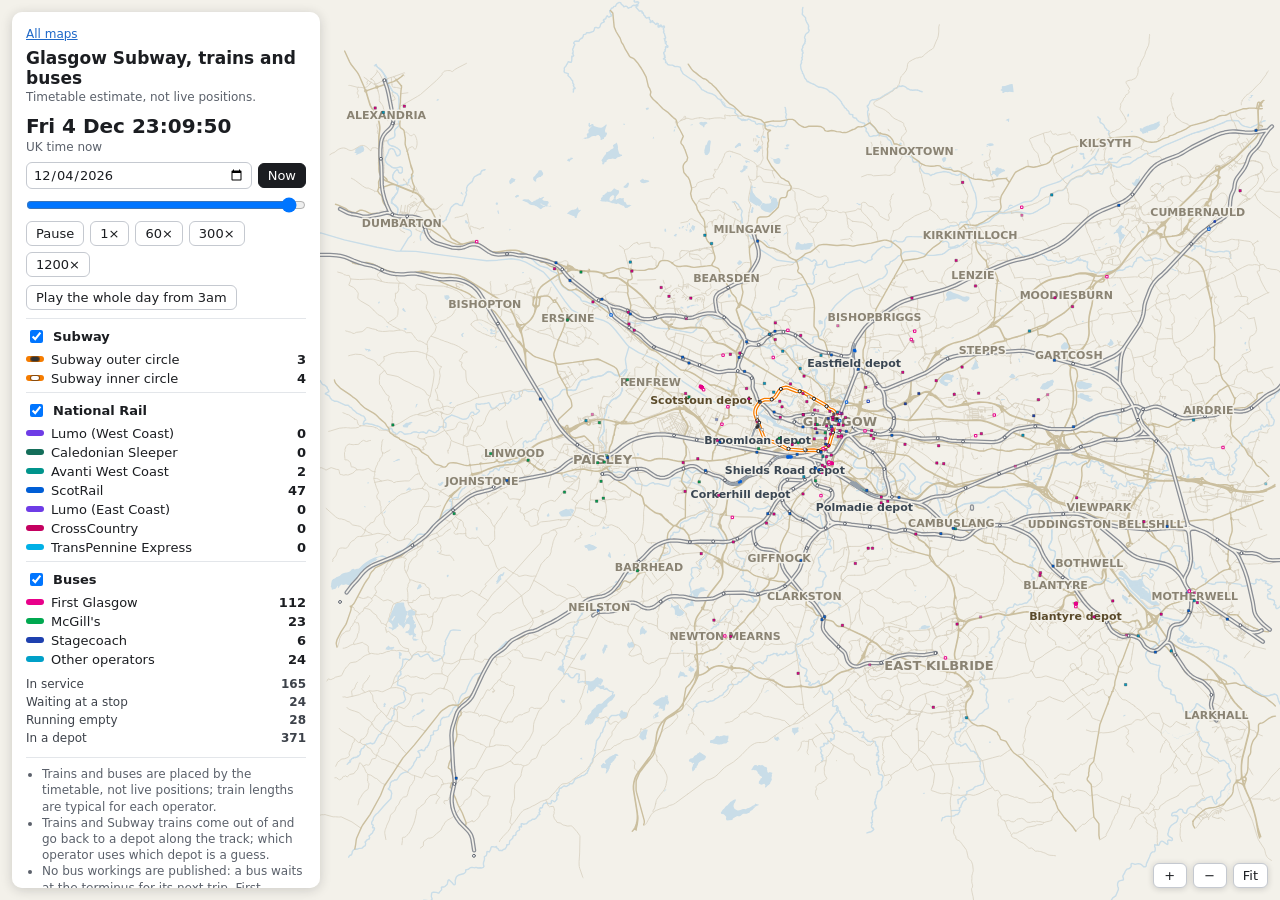
<file: glasgow/index.html>
<!doctype html>
<html lang="en"><head><meta charset="utf-8">
<meta name="viewport" content="width=device-width,initial-scale=1">
<title>Glasgow Subway, trains and buses</title>
<link rel="stylesheet" href="../city.css?v=d3aeac81">
</head>
<body>
<canvas id="map">Map with the timetabled position of every tram and train.</canvas>
<aside id="panel" class="collapsed">
  <p class="small"><a href="../maps/">All maps</a></p>
  <div class="top keep"><h1 id="title"></h1><button type="button" id="more" aria-expanded="false">More</button></div>
  <p class="mode keep">Timetable estimate, not live positions.</p>
  <div id="clock" class="keep">--:--:--</div>
  <div id="clockmode"></div>
  <div class="row"><input type="date" id="date" aria-label="Date"><button id="now" type="button">Now</button></div>
  <input type="range" id="time" min="0" max="86399" step="30" aria-label="Time of day">
  <div class="row" id="speeds" role="group" aria-label="Playback speed">
    <button type="button" data-speed="0">Pause</button>
    <button type="button" data-speed="1">1&times;</button>
    <button type="button" data-speed="60">60&times;</button>
    <button type="button" data-speed="300">300&times;</button>
    <button type="button" data-speed="1200">1200&times;</button>
  </div>
  <div class="row"><button type="button" id="day">Play the whole day from 3am</button></div>
  <div id="legend"></div>
  <p class="small" id="borrowed"></p>
  <div class="sect"><ul class="small" id="notes"></ul><p class="credit" id="credit"></p></div>
</aside>
<div id="zoom"><button type="button" id="zin" aria-label="Zoom in">+</button><button type="button" id="zout" aria-label="Zoom out">&minus;</button><button type="button" id="zfit">Fit</button></div>
<div id="tip" role="status"></div>
<script src="data.js?v=2707ec36"></script>
<script src="../city.js?v=286fba8d"></script>
</body></html>
</file>
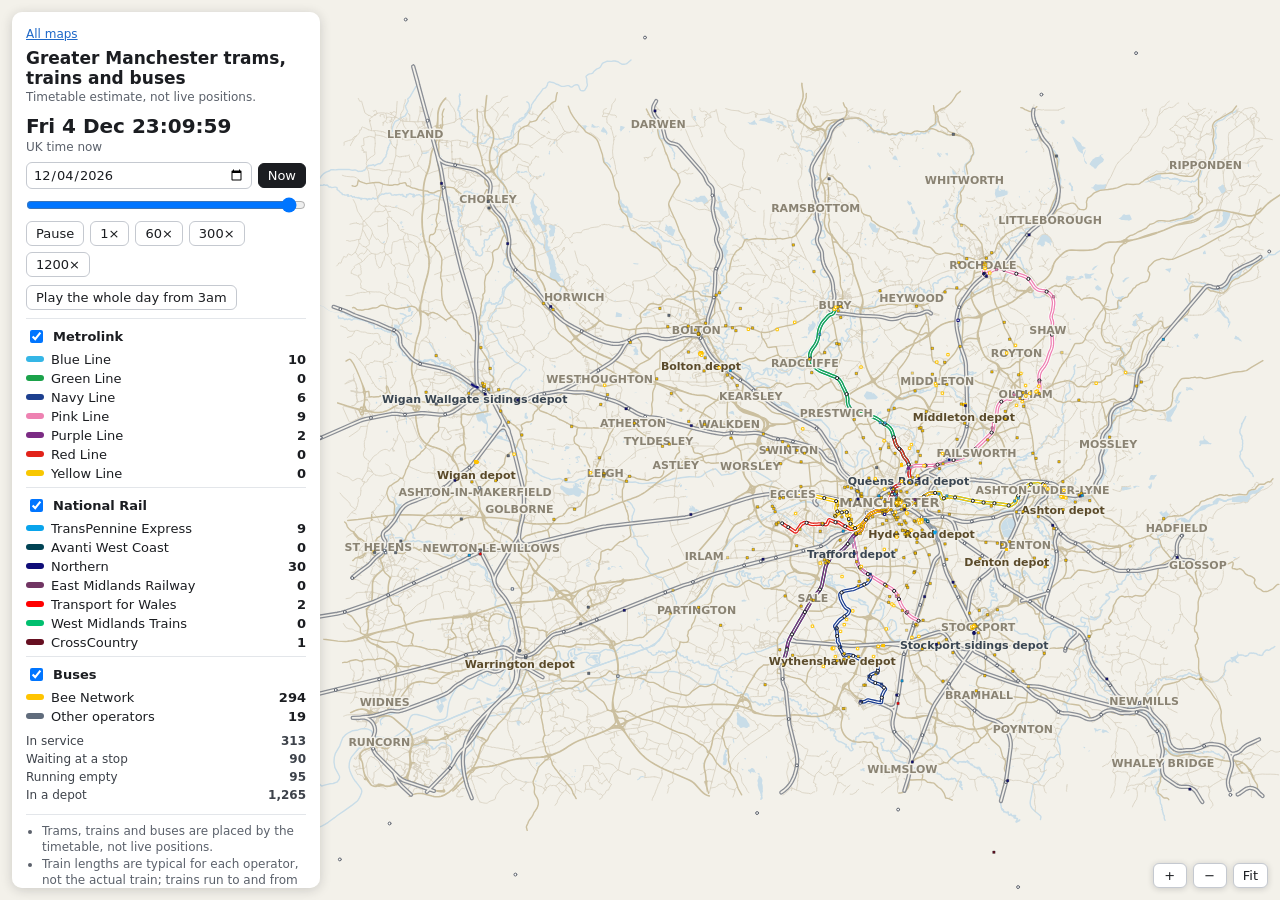
<file: manchester/index.html>
<!doctype html>
<html lang="en"><head><meta charset="utf-8">
<meta name="viewport" content="width=device-width,initial-scale=1">
<title>Greater Manchester trams, trains and buses</title>
<link rel="stylesheet" href="../city.css?v=d3aeac81">
</head>
<body>
<canvas id="map">Map with the timetabled position of every tram and train.</canvas>
<aside id="panel" class="collapsed">
  <p class="small"><a href="../maps/">All maps</a></p>
  <div class="top keep"><h1 id="title"></h1><button type="button" id="more" aria-expanded="false">More</button></div>
  <p class="mode keep">Timetable estimate, not live positions.</p>
  <div id="clock" class="keep">--:--:--</div>
  <div id="clockmode"></div>
  <div class="row"><input type="date" id="date" aria-label="Date"><button id="now" type="button">Now</button></div>
  <input type="range" id="time" min="0" max="86399" step="30" aria-label="Time of day">
  <div class="row" id="speeds" role="group" aria-label="Playback speed">
    <button type="button" data-speed="0">Pause</button>
    <button type="button" data-speed="1">1&times;</button>
    <button type="button" data-speed="60">60&times;</button>
    <button type="button" data-speed="300">300&times;</button>
    <button type="button" data-speed="1200">1200&times;</button>
  </div>
  <div class="row"><button type="button" id="day">Play the whole day from 3am</button></div>
  <div id="legend"></div>
  <p class="small" id="borrowed"></p>
  <div class="sect"><ul class="small" id="notes"></ul><p class="credit" id="credit"></p></div>
</aside>
<div id="zoom"><button type="button" id="zin" aria-label="Zoom in">+</button><button type="button" id="zout" aria-label="Zoom out">&minus;</button><button type="button" id="zfit">Fit</button></div>
<div id="tip" role="status"></div>
<script src="data.js?v=1844a24b"></script>
<script src="../city.js?v=286fba8d"></script>
</body></html>
</file>
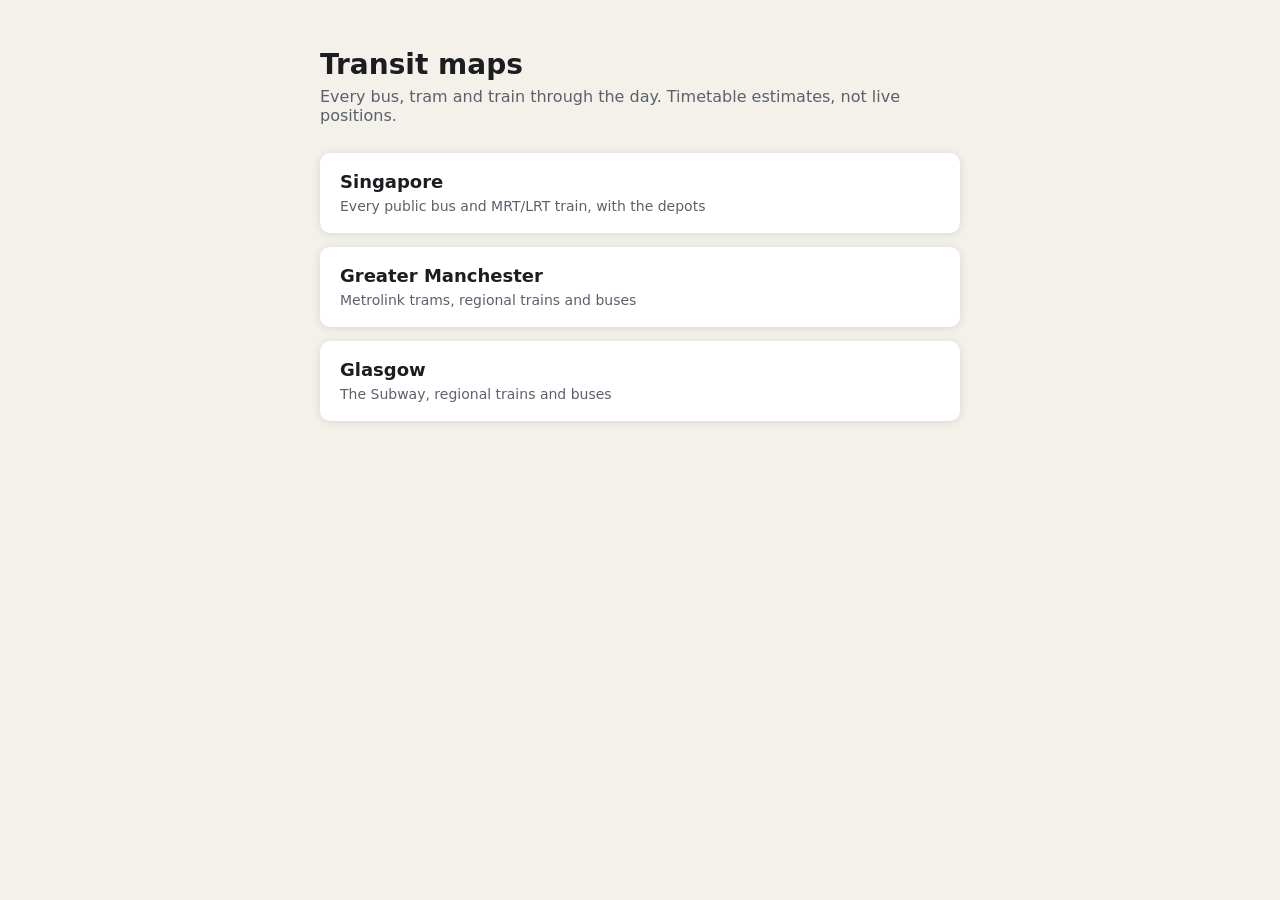
<file: maps/index.html>
<!doctype html>
<html lang="en"><head><meta charset="utf-8">
<meta name="viewport" content="width=device-width,initial-scale=1">
<title>Transit maps</title>
<style>
  body{margin:0;background:#f3f1ea;color:#1b1d21;font-family:system-ui,Segoe UI,Arial,sans-serif}
  main{max-width:640px;margin:0 auto;padding:48px 20px}
  h1{font-size:28px;margin:0 0 6px}
  p{color:#5b616b;margin:0 0 28px}
  a.card{display:block;background:#fff;border-radius:10px;box-shadow:0 1px 8px rgba(27,29,33,.12);padding:18px 20px;margin:0 0 14px;color:inherit;text-decoration:none}
  a.card:hover{box-shadow:0 2px 14px rgba(27,29,33,.2)}
  a.card b{display:block;font-size:18px;margin:0 0 4px}
  a.card span{color:#5b616b;font-size:14px}
</style></head>
<body><main>
  <h1>Transit maps</h1>
  <p>Every bus, tram and train through the day. Timetable estimates, not live positions.</p>
  <a class="card" href="../"><b>Singapore</b><span>Every public bus and MRT/LRT train, with the depots</span></a>
  <a class="card" href="../manchester/"><b>Greater Manchester</b><span>Metrolink trams, regional trains and buses</span></a>
  <a class="card" href="../glasgow/"><b>Glasgow</b><span>The Subway, regional trains and buses</span></a>
</main></body></html>
</file>
<file: city.css>
html,body{margin:0;height:100%;background:#f3f1ea;color:#1b1d21;font-family:system-ui,Segoe UI,Arial,sans-serif;overflow:hidden}
#map{position:absolute;inset:0;width:100%;height:100%;display:block;cursor:grab;touch-action:none}
#map.drag{cursor:grabbing}
#panel{position:absolute;left:12px;top:12px;width:280px;max-width:calc(100% - 48px);max-height:calc(100% - 48px);overflow:auto;background:#fff;border-radius:10px;box-shadow:0 2px 12px rgba(27,29,33,.18);padding:14px 14px 10px;z-index:5}
h1{font-size:17px;margin:0 0 2px}
.mode{font-size:12px;margin:0 0 10px;color:#5b616b}
#clock{font-size:20px;font-weight:600;font-variant-numeric:tabular-nums;margin:0 0 2px}
#clockmode{font-size:12px;color:#5b616b;margin:0 0 8px}
.row{display:flex;gap:6px;align-items:center;margin:0 0 8px;flex-wrap:wrap}
input[type=date]{flex:1;font:inherit;font-size:13px;padding:4px 6px;border:1px solid #c5c9d0;border-radius:6px;background:#fff;color:inherit;min-width:0}
input[type=range]{width:100%;margin:0 0 8px}
button{font:inherit;font-size:13px;padding:4px 9px;border:1px solid #c5c9d0;border-radius:6px;background:#fff;color:inherit;cursor:pointer}
button:hover{background:#f1f3f5}
button[aria-pressed=true]{background:#1b1d21;border-color:#1b1d21;color:#fff}
.sect{border-top:1px solid #e3e6ea;padding:8px 0 4px}
.check{display:flex;gap:7px;align-items:center;font-size:13px;font-weight:600;margin:0 0 4px;cursor:pointer}
table{border-collapse:collapse;width:100%;font-size:13px}
td{padding:2px 0}
td.n{text-align:right;font-variant-numeric:tabular-nums;font-weight:600;padding-left:8px}
.sw{display:inline-block;width:18px;height:6px;border-radius:3px;margin-right:7px;vertical-align:2px}
.sw i{display:block;width:8px;height:4px;margin:1px auto;border-radius:2px;box-shadow:0 0 0 1px rgba(27,29,33,.5)}
.small{font-size:12px;color:#5b616b;margin:0 0 6px;line-height:1.35}
ul.small{padding-left:16px}
.credit{font-size:10.5px;color:#6b717b;margin:4px 0 0;line-height:1.35}
a{color:#1e68c8}
#tip{position:absolute;z-index:6;pointer-events:none;background:#1b1d21;color:#fff;font-size:12px;line-height:1.4;padding:6px 9px;border-radius:6px;max-width:280px;display:none}
.status{margin-top:6px;font-size:12px;color:#3d424a}
#zoom{position:absolute;right:12px;bottom:12px;z-index:5;display:flex;gap:6px}
#zoom button{background:#fff;box-shadow:0 1px 6px rgba(27,29,33,.18);min-width:34px}
.top{display:flex;align-items:flex-start;justify-content:space-between;gap:8px}
#more{display:none;flex:none}
@media (max-width:640px),(max-height:500px){
  #more{display:block}
  #panel.collapsed>:not(.keep){display:none}
  #panel.collapsed .mode{margin-bottom:4px}
}
@media (max-width:640px){
  #panel{left:0;right:0;top:auto;bottom:0;width:auto;max-width:none;max-height:62%;border-radius:12px 12px 0 0;padding:10px 14px max(10px,env(safe-area-inset-bottom))}
  #zoom{top:12px;bottom:auto}
  button{padding:7px 11px;font-size:14px}
  input[type=date]{font-size:16px;padding:6px 8px}
}
</file>
